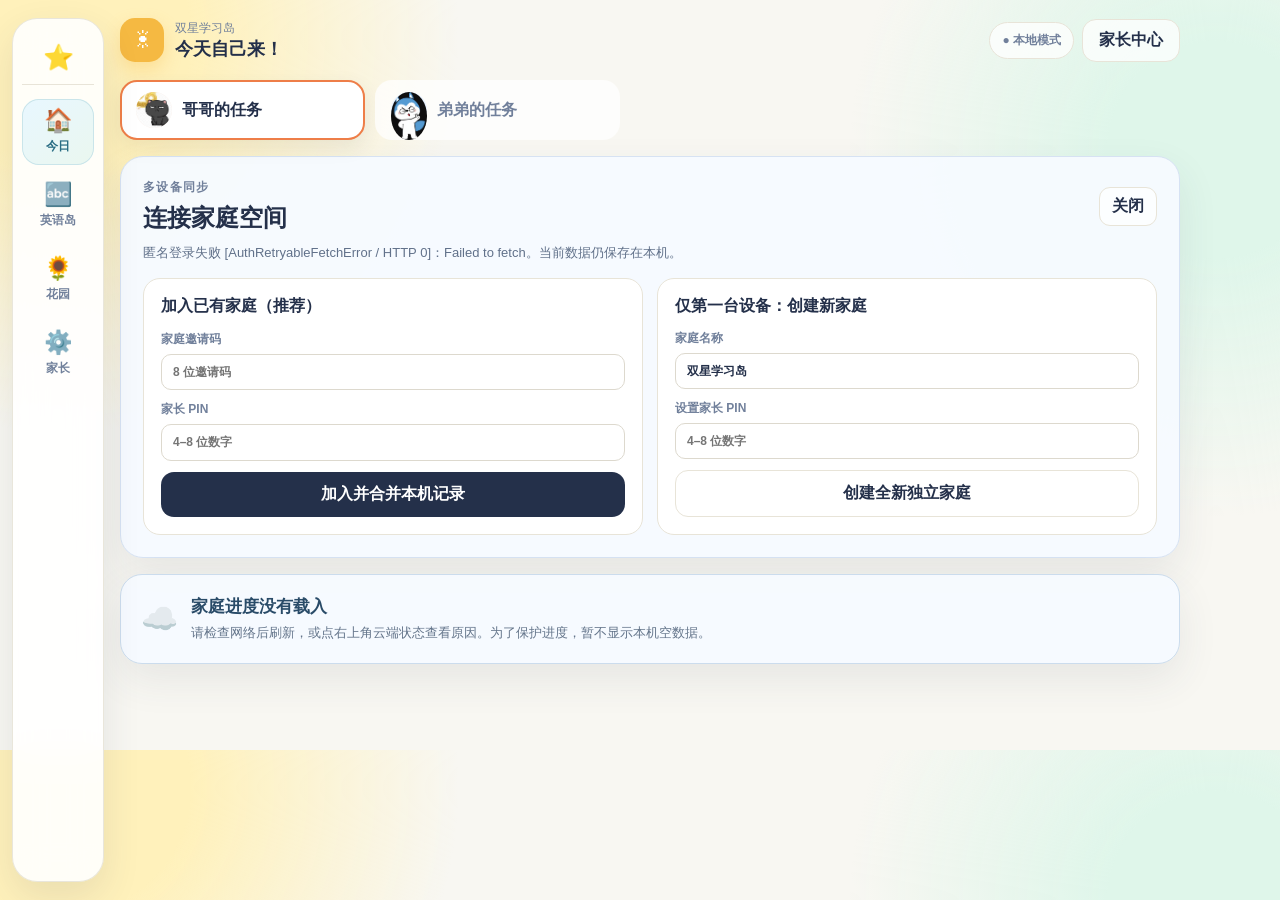
<file: index.html>
<!doctype html>
<html lang="zh-CN">
  <head>
    <meta charset="UTF-8" />
    <meta http-equiv="Cache-Control" content="no-cache, no-store, must-revalidate" />
    <meta http-equiv="Pragma" content="no-cache" />
    <meta http-equiv="Expires" content="0" />
    <meta name="viewport" content="width=device-width, initial-scale=1.0" />
    <meta name="theme-color" content="#f5b942" />
    <title>双星学习岛</title>
    <link rel="stylesheet" href="./styles.css?v=20260821-cloud-bootstrap-1" />
  </head>
  <body>
    <nav class="side-nav" aria-label="学习岛导航">
      <div class="side-nav-logo" aria-hidden="true">⭐</div>
      <button class="side-nav-item active" type="button" data-nav-target="today" aria-current="page">
        <span>🏠</span><strong>今日</strong>
      </button>
      <button class="side-nav-item" type="button" data-nav-target="english">
        <span>🔤</span><strong>英语岛</strong>
      </button>
      <button class="side-nav-item" type="button" data-nav-target="garden">
        <span>🌻</span><strong>花园</strong>
      </button>
      <button class="side-nav-item" type="button" data-nav-target="parent">
        <span>⚙️</span><strong>家长</strong>
      </button>
    </nav>
    <main class="app-shell">
      <header class="topbar">
        <button id="homeButton" class="brand" type="button" aria-label="返回今日">
          <span class="brand-mark">☀</span>
          <span><small>双星学习岛</small><strong>今天自己来！</strong></span>
        </button>
        <div class="topbar-actions">
          <button id="cloudStatus" class="cloud-status local" type="button">● 本地模式</button>
          <button id="parentEntry" class="parent-entry" type="button">家长中心</button>
        </div>
      </header>

      <nav id="kidSwitcher" class="kid-switcher" aria-label="选择孩子"></nav>

      <section id="cloudSetup" class="cloud-setup" hidden>
        <div class="cloud-setup-heading">
          <div><p class="eyebrow">多设备同步</p><h2>连接家庭空间</h2></div>
          <button id="closeCloudSetup" class="quiet-action" type="button">关闭</button>
        </div>
        <p id="cloudSetupMessage" class="cloud-setup-message">其他手机应加入已有家庭；只有第一台设备需要创建新家庭。</p>
        <div id="familyChoice" class="family-choice" hidden>
          <strong>这台设备加入过多个家庭，请明确选择主家庭</strong>
          <p>选择前请核对邀请码。系统不会再自动进入某一个旧家庭。</p>
          <div id="familyChoiceList" class="family-choice-list"></div>
        </div>
        <div id="cloudSetupForms" class="cloud-setup-grid">
          <form id="joinFamilyForm" class="cloud-form">
            <h3>加入已有家庭（推荐）</h3>
            <label>家庭邀请码<input id="familyInviteCode" required maxlength="8" autocapitalize="characters" placeholder="8 位邀请码"></label>
            <label>家长 PIN<input id="joinFamilyPin" required type="password" inputmode="numeric" pattern="[0-9]{4,8}" minlength="4" maxlength="8" placeholder="4–8 位数字"></label>
            <button class="primary-action" type="submit">加入并合并本机记录</button>
          </form>
          <form id="createFamilyForm" class="cloud-form cloud-form-create">
            <h3>仅第一台设备：创建新家庭</h3>
            <label>家庭名称<input id="familyName" required maxlength="40" value="双星学习岛"></label>
            <label>设置家长 PIN<input id="createFamilyPin" required type="password" inputmode="numeric" pattern="[0-9]{4,8}" minlength="4" maxlength="8" placeholder="4–8 位数字"></label>
            <button class="quiet-action" type="submit">创建全新独立家庭</button>
          </form>
        </div>
        <div id="cloudConnectedInfo" class="cloud-connected-info" hidden>
          <span>家庭邀请码</span><strong id="connectedInviteCode">—</strong>
          <small>所有设备必须显示同一个邀请码，才会同步同一份数据。</small>
          <div id="joinedFamilyList" class="joined-family-list"></div>
          <details id="switchFamilyDetails" class="switch-family-details">
            <summary>连接错了家庭？切换并合并</summary>
            <form id="switchFamilyForm" class="switch-family-form">
              <p>本机学习记录会与目标家庭合并，原家庭数据不会删除。</p>
              <label>目标家庭邀请码<input id="switchFamilyCode" required maxlength="8" autocapitalize="characters" placeholder="8 位邀请码"></label>
              <label>目标家庭家长 PIN<input id="switchFamilyPin" required type="password" inputmode="numeric" pattern="[0-9]{4,8}" minlength="4" maxlength="8" placeholder="4–8 位数字"></label>
              <button class="primary-action" type="submit">切换并合并学习记录</button>
            </form>
          </details>
        </div>
      </section>

      <section id="cloudProgressGate" class="cloud-progress-gate" hidden aria-live="polite">
        <span aria-hidden="true">☁️</span>
        <div>
          <strong id="cloudProgressGateTitle">正在载入家庭进度…</strong>
          <p id="cloudProgressGateMessage">请稍等，不会从第1天重新开始。</p>
        </div>
      </section>

      <section id="kidView" class="view-panel active" data-section="today">
        <section id="todaySection" class="hero-card">
          <div id="avatar" class="avatar" aria-hidden="true"></div>
          <div class="hero-copy">
            <p id="dateLabel" class="eyebrow"></p>
            <h1><span id="kidName"></span>，今天也能自己完成</h1>
            <p id="encouragement" class="encouragement"></p>
            <div class="progress-track" aria-label="今日进度"><div id="progressBar"></div></div>
            <div class="hero-stats">
              <span><b id="progressText">0/0</b> 今日任务</span>
              <span><b id="sunCount">0</b> ☀ 阳光</span>
              <span><b id="streakCount">0</b> 连续天数</span>
            </div>
          </div>
        </section>

        <section id="taskSection" class="section-heading">
          <div><p class="eyebrow">按顺序做就好</p><h2>今日任务</h2></div>
          <span id="timeEstimate" class="time-pill"></span>
        </section>
        <div id="taskList" class="task-list"></div>

        <section id="week1CourseCard" class="week1-course-card" aria-labelledby="week1CourseDay" hidden>
          <div class="section-heading week1-course-heading">
            <div><p class="eyebrow">今天学英语</p><h2 id="week1CourseDay">英语岛</h2></div>
            <span id="week1CourseStatus" class="audio-status">0/—</span>
          </div>
          <p id="week1CourseFocus" class="week1-course-focus"></p>
          <p id="week1CourseNotice" class="week1-course-notice" aria-live="polite"></p>
          <div id="week1CourseWords" class="week1-course-words"></div>
          <button id="week1CourseStart" class="primary-action week1-course-start" type="button">开始今天的英语岛</button>
          <audio id="week1CoursePlayer" preload="none" hidden></audio>
          <button id="week1CourseAudioPlay" class="primary-action week1-course-audio-play" type="button" hidden>▶ 播放本题音频</button>
          <div id="week1CourseActivity" class="week1-course-activity">
            <div class="sound-lab-progress" aria-label="课程进度"><div id="week1CourseProgressBar"></div></div>
            <p id="week1CoursePrompt" class="week1-course-prompt">等待开始</p>
            <div id="week1CourseChoices" class="week1-course-choices"></div>
            <button id="week1CourseReadDone" class="primary-action week1-read-done" type="button" hidden>我读好了</button>
            <p id="week1CourseFeedback" class="week1-course-feedback" aria-live="polite"></p>
            <div id="week1CourseLog" class="sound-lab-answer-log" aria-label="已完成单词"></div>
          </div>
        </section>

        <section id="grammarIslandCard" class="grammar-island-card" aria-labelledby="grammarIslandTitle">
          <div class="grammar-island-heading">
            <div>
              <p class="eyebrow">今天学语法</p>
              <h2 id="grammarIslandTitle">语法小岛</h2>
            </div>
            <span id="grammarIslandStatus" class="grammar-island-status">0/9 课</span>
          </div>
          <p id="grammarIslandNotice" class="grammar-island-notice" hidden></p>
          <div class="grammar-island-progress-meta" hidden><span>我学会了</span><strong id="grammarIslandProgressText">0/9 课</strong></div>
          <div class="grammar-island-progress" aria-labelledby="grammarIslandProgressText"><div id="grammarIslandProgressBar"></div></div>
          <div id="grammarIslandDashboard"></div>
          <div id="grammarIslandLesson" hidden></div>
          <p id="grammarIslandLive" class="sr-only" aria-live="polite"></p>
        </section>

        <section class="world-section" aria-labelledby="worldMapTitle">
          <div class="section-heading world-heading">
            <div><p class="eyebrow">两个人都完成，世界就亮一点</p><h2 id="worldMapTitle">双星世界地图</h2></div>
            <span id="worldProgressText" class="world-progress-text">0/195 个国家</span>
          </div>
          <div class="world-card">
            <div class="world-summary">
              <div><strong id="jointDays">0</strong><span>共同完成日</span></div>
              <p id="worldMessage"></p>
            </div>
            <div id="worldMap" class="world-map" role="img" aria-label="双人共同完成任务后逐国点亮的真实世界地图">
              <span id="worldMapLoading" class="world-map-loading">正在展开世界地图…</span>
            </div>
            <div class="world-progress"><div id="worldProgressBar"></div></div>
            <div id="worldTrail" class="world-trail"></div>
            <div id="nextCountries" class="next-countries"></div>
            <p class="map-credit">国家边界地图来自 Wikimedia Commons（Public domain）</p>
          </div>
        </section>

        <section id="gardenSection" class="garden-game" aria-labelledby="gardenGameTitle">
          <div class="section-heading game-heading">
            <div><p id="gardenGameEyebrow" class="eyebrow">兄弟合力，共守 12 波</p><h2 id="gardenGameTitle">双人联合花园防线</h2></div>
            <span id="battleStatus" class="battle-status">0/12 波</span>
          </div>
          <div class="battle-card">
            <div id="battleLane" class="battle-lane" aria-live="polite"></div>
            <div class="battle-meter"><div id="battleBar"></div></div>
            <p id="battleMessage" class="battle-message"></p>
            <div id="jointSkills" class="joint-skills" aria-label="合力技能进度"></div>
            <div id="characterInteraction" class="character-interaction" aria-live="polite"></div>
          </div>
          <div class="team-gardens">
            <div class="garden-title"><strong>两支植物小队</strong><span>同时守卫；当前角色的小队可点击收回</span></div>
            <div class="team-garden-grid">
              <section class="team-garden brother-team" aria-label="哥哥的植物小队">
                <div class="team-garden-label"><img src="./乌龙头像.png" alt=""><strong>哥哥 · 乌龙</strong></div>
                <div id="brotherGardenSlots" class="garden-slots"></div>
              </section>
              <section class="team-garden younger-team" aria-label="弟弟的植物小队">
                <div class="team-garden-label"><img src="./哈小浪.png" alt=""><strong>弟弟 · 哈小浪</strong></div>
                <div id="youngerGardenSlots" class="garden-slots"></div>
              </section>
            </div>
          </div>
        </section>

        <section id="rewardsSection" class="rewards-section">
          <div class="section-heading reward-heading">
            <div><p class="eyebrow">阳光只累积，永远不扣除</p><h2>阳光植物商店</h2></div>
            <span class="sun-balance"><b id="rewardBalance">0</b> ☀ 累计</span>
          </div>
          <div id="rewardList" class="reward-list"></div>
        </section>

        <section id="finishCard" class="finish-card" hidden>
          <div class="celebration">🎉</div>
          <h2>今日任务全部完成！</h2>
          <p>你让学习岛充满了能量，也给兄弟的花园加了一束阳光。</p>
        </section>
      </section>

      <section id="parentView" class="view-panel">
        <div class="parent-header">
          <div><p class="eyebrow">只处理需要帮助的事</p><h1>家长总览</h1></div>
          <div class="date-nav">
            <button id="prevDay" type="button" aria-label="前一天">‹</button>
            <input id="datePicker" type="date" />
            <button id="nextDay" type="button" aria-label="后一天">›</button>
          </div>
        </div>

        <div id="familyOverview" class="family-overview"></div>

        <nav class="parent-section-nav" aria-label="家长中心功能">
          <button type="button" data-parent-section="course"><span>📚</span><strong>长期课程</strong><small>每天默认安排</small></button>
          <button type="button" data-parent-section="temporary"><span>➕</span><strong>临时任务</strong><small>一次或短周期</small></button>
          <button class="active" type="button" data-parent-section="today" aria-current="page"><span>✏️</span><strong>今日调整</strong><small>处理当天变化</small></button>
          <button type="button" data-parent-section="published"><span>🗓️</span><strong>已发布计划</strong><small>查看与取消</small></button>
        </nav>

        <div class="parent-pane" data-parent-pane="course" hidden>
          <section class="panel plan-tool-panel parent-workspace-panel">
            <div class="panel-title">
              <div><p class="eyebrow">草稿 → 预览 → 发布</p><h2>长期课程</h2></div>
              <select id="overallKid" aria-label="总体任务适用孩子"></select>
            </div>
            <p class="plan-help">先编辑草稿并预览，再选择生效日期发布。当前顺延中的学习日会补齐新版模块，同名任务的完成状态会保留。</p>
            <div id="courseReleaseStatus" class="course-release-status"></div>
            <div class="range-grid">
              <label>课程名称<input id="courseDraftTitle" maxlength="50" value="长期课程"></label>
              <label>生效日期<input id="courseEffectiveDate" type="date"></label>
              <label>阶段预计结束（可选）<input id="courseStageEndDate" type="date"></label>
            </div>
            <label>本阶段目标<textarea id="courseDraftGoal" rows="2" maxlength="200" placeholder="例如：完成基础自然拼读，能够独立拼读 CVC 单词并在句中拼写核心心词"></textarea></label>
            <form id="overallTaskEditor" class="overall-task-editor"></form>
            <div class="course-release-actions">
              <button id="saveCourseDraft" class="quiet-action" type="button">保存草稿</button>
              <button id="previewCoursePlan" class="quiet-action" type="button">预览版本</button>
              <button id="saveOverallPlan" class="primary-action" type="button">发布新版本</button>
              <button id="resetOverallPlan" class="quiet-action" type="button">放弃草稿修改</button>
            </div>
            <div id="coursePlanPreview" class="course-plan-preview" hidden></div>
            <div><p class="eyebrow">版本记录</p><div id="courseReleaseList" class="plan-period-list"></div></div>
          </section>
          <section class="panel plan-tool-panel parent-workspace-panel grammar-parent-panel">
            <div class="panel-title"><div><p class="eyebrow">独立模块 · 每周频率</p><h2>语法小岛排课</h2></div></div>
            <p class="plan-help">在这里自由选择每周学习日。语法小岛不加入当前26日任务，不影响连续天数或地图。</p>
            <div id="grammarIslandParentSchedule"></div>
          </section>
        </div>

        <div class="parent-pane" data-parent-pane="temporary" hidden>
          <section class="panel plan-tool-panel family-task-panel parent-workspace-panel">
            <div class="panel-title"><div><p class="eyebrow">灵活发布</p><h2>临时任务</h2></div></div>
            <p class="plan-help">按指定日期发布；完成可获得阳光，但不顺延，也不影响长期学习日、连续天数和地图。</p>
            <form id="familyTaskForm" class="family-task-form" novalidate>
              <div class="range-grid">
                <label>任务名称<input id="familyTaskTitle" required maxlength="40" placeholder="例如：练习学校舞蹈"></label>
                <label>适用孩子<select id="familyTaskKid"><option value="brother">哥哥</option><option value="younger">弟弟</option><option value="both">哥哥和弟弟</option></select></label>
              </div>
              <label>今天做什么<textarea id="familyTaskDetail" required rows="2" maxlength="160" placeholder="例如：跟着视频练习前半段 20 分钟"></textarea></label>
              <label>孩子看到的步骤<textarea id="familyTaskInstruction" required rows="2" maxlength="200" placeholder="例如：先热身；播放视频；练习 3 遍；最后完整跳 1 遍"></textarea></label>
              <div class="family-task-meta-grid">
                <label>排期方式<select id="familyTaskRecurrence"><option value="once">一次性</option><option value="daily">连续每天</option><option value="alternate">隔一天</option><option value="custom">自选日期</option></select></label>
                <label>预计分钟<input id="familyTaskMinutes" type="number" min="1" max="180" value="10"></label>
                <label data-family-date="start">开始日期<input id="familyTaskStart" type="date"></label>
                <label data-family-date="end">结束日期<input id="familyTaskEnd" type="date"></label>
              </div>
              <label id="familyTaskCustomRow" hidden>自选日期<textarea id="familyTaskCustomDates" rows="2" placeholder="每行或逗号分隔，例如：2026-08-10, 2026-08-13"></textarea></label>
              <div id="familyTaskPreview" class="range-preview" aria-live="polite"></div>
              <div class="plan-actions">
                <button id="publishFamilyTask" class="primary-action" type="submit">发布临时任务</button>
                <button id="cancelFamilyTaskEdit" class="quiet-action" type="button" hidden>放弃修改</button>
              </div>
            </form>
          </section>
        </div>

        <div class="parent-pane parent-layout" data-parent-pane="today">
          <section class="panel">
            <div class="panel-title"><div><p class="eyebrow">单日微调</p><h2 id="editorTitle">当天任务</h2></div><select id="editorKid"></select></div>
            <form id="taskEditor" class="task-editor"></form>
          </section>
          <aside class="panel notes-panel">
            <p class="eyebrow">学习记录</p><h2>只记关键问题</h2>
            <label>错词 / 错题<textarea id="mistakeBox" rows="5" placeholder="例如：greater / 7×8"></textarea></label>
            <label>明天需要注意<textarea id="parentNote" rows="4" placeholder="留空也可以"></textarea></label>
            <button id="saveParent" class="primary-action" type="button">保存计划</button>
            <button id="resetDay" class="quiet-action" type="button">恢复当天默认任务</button>
          </aside>
        </div>

        <div class="parent-pane published-layout" data-parent-pane="published" hidden>
          <section class="panel plan-tool-panel">
            <div class="panel-title"><div><p class="eyebrow">已经生效</p><h2>临时任务安排</h2></div></div>
            <p class="plan-help">这里只管理发布安排。临时任务到期后自然退出，不作为长期课程追踪。</p>
            <div id="familyTaskScheduleList" class="plan-period-list"></div>
          </section>

          <section class="panel plan-tool-panel">
            <div class="panel-title"><div><p class="eyebrow">特殊时期</p><h2>日期区间计划</h2></div></div>
            <p class="plan-help">一次安排一段日期；区间结束后自动回到总体任务，不影响以前的完成记录。</p>
            <div class="range-grid">
              <label>适用孩子<select id="rangeKid"><option value="brother">哥哥</option><option value="younger">弟弟</option><option value="both">哥哥和弟弟</option></select></label>
              <label>计划模板<select id="rangePreset"></select></label>
              <label>开始日期<input id="rangeStart" type="date"></label>
              <label>结束日期<input id="rangeEnd" type="date"></label>
            </div>
            <div id="rangePreview" class="range-preview"></div>
            <button id="applyRangePlan" class="primary-action" type="button">应用到日期区间</button>
            <div id="planPeriodList" class="plan-period-list"></div>
          </section>
        </div>

      </section>
    </main>
    <div id="toast" class="toast" role="status" aria-live="polite"></div>
    <script src="./audio-store.js?v=20260810-audio-rollback-1"></script>
    <script src="./supabase-config.js?v=20260803-english-1"></script>
    <script src="./vendor/supabase-js-2.112.3.js?v=20260821-cloud-bootstrap-1"></script>
    <script src="./family-sync-core.js?v=20260821-wechat-cloud-lock-1"></script>
    <script src="./cloud-store.js?v=20260821-wechat-cloud-lock-1"></script>
    <script src="./state-migration-core.js?v=20260818-family-task-sync-1"></script>
    <script src="./reward-progress.js?v=20260814-grammar-reward-10"></script>
    <script src="./curriculum/course-plan-catalog.js?v=20260810-excel-runtime-1"></script>
    <script src="./course-plan-runtime.js?v=20260810-excel-runtime-1"></script>
    <script src="./curriculum/summer-plan-content.js?v=20260807-1"></script>
    <script src="./curriculum/learning-module-catalog.js?v=20260807-2"></script>
    <script src="./learning-modules.js?v=20260819-grammar-paper-copy-1"></script>
    <script src="./task-overrides.js?v=20260810-day-overrides-1"></script>
    <script src="./family-task-schedules.js?v=20260814-grammar-paper-1"></script>
    <script src="./course-releases.js?v=20260807-3"></script>
    <script src="./learning-plan-presets.js?v=20260807-1"></script>
    <script src="./legacy-learning-plan.js?v=20260807-1"></script>
    <script src="./summer-plan-progress.js?v=20260810-plan-policy-1"></script>
    <script src="./grammar-island-core.js?v=20260814-grammar-paper-1"></script>
    <script src="./curriculum/grammar-island-course.js?v=20260817-child-focus-1"></script>
    <script src="./grammar-paper-practice.js?v=20260819-grammar-paper-copy-1"></script>
    <script src="./app.js?v=20260821-family-rejoin-gate-1"></script>
    <script src="./week1-course-core.js?v=20260819-stage-review-1"></script>
    <script src="./curriculum/english-word-meanings.js?v=20260817-word-meanings-1"></script>
    <script src="./curriculum/phonics-audio-sources.js?v=20260819-phonics-audit-2"></script>
    <script src="./curriculum/phonics-audio-timings.js?v=20260819-phonics-audit-2"></script>
    <script src="./curriculum/phonics-lesson-content.js?v=20260819-phonics-audit-2"></script>
    <script src="./week1-course-ui.js?v=20260820-review-feedback-1"></script>
    <script src="./grammar-island-ui.js?v=20260819-day12-review-1"></script>
  </body>
</html>
</file>
<file: styles.css>
:root {
  --ink: #24304a;
  --muted: #71809b;
  --paper: #fffdf7;
  --line: #e8e4d8;
  --sun: #f5b942;
  --sun-soft: #fff2c7;
  --green: #48a978;
  --green-soft: #e6f6ec;
  --blue: #4f83d1;
  --blue-soft: #eaf2ff;
  --rose: #df746e;
  --rose-soft: #ffedeb;
  --shadow: 0 16px 40px rgba(52, 61, 86, 0.09);
}

* { box-sizing: border-box; }
[hidden] { display: none !important; }
body {
  margin: 0;
  overflow-x: hidden;
  color: var(--ink);
  background:
    radial-gradient(circle at 5% 5%, #fff1bb 0 9%, transparent 28%),
    radial-gradient(circle at 95% 20%, #dff6ea 0 8%, transparent 27%),
    #f8f7f2;
  font-family: ui-rounded, "SF Pro Rounded", "PingFang SC", "Microsoft YaHei", sans-serif;
}
button, input, textarea, select { font: inherit; }
button { cursor: pointer; }
.app-shell { width: min(1120px, calc(100% - 220px)); margin-right: auto; margin-left: max(120px, calc((100% - 1120px) / 2)); padding: 18px 0 70px; }
.side-nav { position: fixed; top: 18px; bottom: 18px; left: max(12px, calc((100% - 1320px) / 2)); z-index: 20; display: flex; width: 92px; flex-direction: column; gap: 8px; padding: 12px 9px; border: 1px solid rgba(232,228,216,.92); border-radius: 25px; background: rgba(255,255,255,.9); box-shadow: 0 15px 38px rgba(52,61,86,.11); backdrop-filter: blur(16px); }
.side-nav-logo { display: grid; min-height: 54px; margin-bottom: 6px; place-items: center; border-bottom: 1px solid var(--line); font-size: 25px; }
.side-nav-item { display: grid; min-height: 66px; place-items: center; gap: 3px; padding: 8px 4px; border: 0; border-radius: 17px; background: transparent; color: var(--muted); }
.side-nav-item span { font-size: 23px; line-height: 1; }
.side-nav-item strong { font-size: 12px; }
.side-nav-item:hover { background: #f5f7fa; color: var(--ink); }
.side-nav-item.active { background: linear-gradient(145deg, #e8f7ff, #eaf7ef); color: #276b82; box-shadow: inset 0 0 0 1px #cae5ea; }
.topbar { display: flex; align-items: center; justify-content: space-between; margin-bottom: 18px; }
.topbar-actions { display: flex; align-items: center; gap: 8px; }
.brand { display: flex; align-items: center; gap: 11px; padding: 0; border: 0; color: var(--ink); background: transparent; text-align: left; }
.brand-mark { display: grid; width: 44px; height: 44px; place-items: center; border-radius: 15px; background: var(--sun); color: white; font-size: 24px; box-shadow: 0 8px 18px rgba(245, 185, 66, .32); }
.brand small, .brand strong { display: block; }
.brand small { color: var(--muted); font-size: 12px; }
.brand strong { font-size: 18px; }
.parent-entry, .quiet-action { border: 1px solid var(--line); background: rgba(255,255,255,.76); color: var(--ink); }
.parent-entry { padding: 10px 16px; border-radius: 14px; font-weight: 700; }
.cloud-status { padding: 9px 12px; border: 1px solid var(--line); border-radius: 999px; background: rgba(255,255,255,.76); color: var(--muted); font-size: 12px; font-weight: 800; }
.cloud-status.synced { border-color: #b9dfca; background: var(--green-soft); color: #27724f; }
.cloud-status.syncing { background: var(--blue-soft); color: #356aa8; }
.cloud-status.offline, .cloud-status.conflict { background: var(--sun-soft); color: #8b641e; }
.cloud-setup { margin-bottom: 16px; padding: 22px; border: 1px solid #d6e2f3; border-radius: 23px; background: rgba(246,250,255,.97); box-shadow: var(--shadow); }
.cloud-progress-gate { display: flex; align-items: center; gap: 13px; margin-bottom: 16px; padding: 20px; border: 1px solid #cbdced; border-radius: 22px; background: rgba(246,250,255,.97); box-shadow: var(--shadow); }
.cloud-progress-gate[hidden] { display: none; }
.cloud-progress-gate > span { font-size: 30px; }
.cloud-progress-gate strong { color: #294b68; font-size: 17px; }
.cloud-progress-gate p { margin: 5px 0 0; color: #64758b; font-size: 13px; line-height: 1.5; }
.cloud-progress-unverified #kidView { display: none !important; }
.cloud-setup-heading { display: flex; align-items: center; justify-content: space-between; gap: 16px; }
.cloud-setup-heading .quiet-action { padding: 8px 12px; border-radius: 11px; }
.cloud-setup-message { margin: 10px 0 16px; color: #61718a; font-size: 13px; }
.cloud-setup-grid { display: grid; grid-template-columns: repeat(2, 1fr); gap: 14px; }
.cloud-form { display: grid; gap: 11px; padding: 17px; border: 1px solid var(--line); border-radius: 17px; background: white; }
.cloud-form h3 { margin-bottom: 2px; font-size: 16px; }
.cloud-connected-info { padding: 18px; border-radius: 16px; background: white; text-align: center; }
.cloud-connected-info span, .cloud-connected-info small { display: block; color: var(--muted); }
.cloud-connected-info strong { display: block; margin: 5px 0; color: var(--blue); font-size: 28px; letter-spacing: .16em; }
.cloud-connected-info small { font-size: 12px; }
.family-choice { margin-bottom: 14px; padding: 16px; border: 1px solid #f0cd7a; border-radius: 16px; background: #fffaf0; }
.family-choice > p { margin: 6px 0 12px; color: var(--muted); font-size: 12px; }
.family-choice-list { display: grid; gap: 9px; }
.family-choice-list button { display: flex; align-items: center; justify-content: space-between; gap: 12px; width: 100%; padding: 12px 14px; border: 1px solid #d5e2f3; border-radius: 13px; background: white; color: var(--ink); text-align: left; }
.family-choice-list button span, .family-choice-list button small { display: block; }
.family-choice-list button small { margin-top: 3px; color: var(--muted); }
.family-choice-list button b { color: var(--blue); letter-spacing: .1em; }
.joined-family-list p { margin: 12px 0 0; padding: 9px 11px; border-radius: 10px; background: var(--sun-soft); color: #7d622a; font-size: 12px; }
.switch-family-details { margin-top: 14px; text-align: left; }
.switch-family-details summary { cursor: pointer; color: var(--blue); font-weight: 800; text-align: center; }
.switch-family-form { display: grid; gap: 10px; margin-top: 12px; padding: 14px; border-radius: 14px; background: var(--blue-soft); }
.switch-family-form p { margin: 0; color: var(--muted); font-size: 13px; }
.switch-family-form label { display: grid; gap: 5px; color: var(--ink); font-size: 13px; font-weight: 700; }
.kid-switcher { display: grid; grid-template-columns: repeat(2, 1fr); gap: 10px; max-width: 500px; margin-bottom: 16px; }
.kid-tab { display: flex; align-items: center; gap: 10px; padding: 10px 14px; border: 2px solid transparent; border-radius: 17px; background: rgba(255,255,255,.75); color: var(--muted); font-weight: 800; text-align: left; }
.kid-tab.active { border-color: var(--kid-color); background: white; color: var(--ink); box-shadow: 0 7px 20px rgba(54,68,93,.09); }
.kid-mini { display: grid; width: 36px; height: 36px; place-items: center; border-radius: 50%; background: var(--kid-soft); font-size: 20px; }
.view-panel { display: none; }
.view-panel.active { display: block; }
#kidView[data-section="today"] > :not(#todaySection):not(#taskSection):not(#taskList):not(#finishCard),
#kidView[data-section="english"] > :not(#week1CourseCard):not(#grammarIslandCard),
#kidView[data-section="garden"] > :not(.world-section):not(#gardenSection):not(#rewardsSection) { display: none; }
.sr-only { position: absolute; width: 1px; height: 1px; padding: 0; overflow: hidden; clip: rect(0, 0, 0, 0); white-space: nowrap; border: 0; }
.hero-card { display: grid; grid-template-columns: 190px 1fr; align-items: center; min-height: 260px; padding: 30px 38px; overflow: hidden; border: 1px solid rgba(255,255,255,.6); border-radius: 30px; background: linear-gradient(125deg, var(--kid-soft), white 70%); box-shadow: var(--shadow); }
.avatar { position: relative; display: grid; width: 150px; height: 150px; place-items: center; border-radius: 50%; background: white; font-size: 76px; box-shadow: 0 15px 30px rgba(71,87,117,.12); }
.avatar img { width: 100%; height: 100%; border-radius: inherit; object-fit: cover; }
.kid-mini img { width: 100%; height: 100%; border-radius: inherit; object-fit: cover; }
.avatar img[data-kid="younger"], .kid-mini img[data-kid="younger"] { object-position: center 18%; }
.avatar::after { content: ""; position: absolute; right: 5px; bottom: 8px; width: 28px; height: 28px; border: 5px solid white; border-radius: 50%; background: var(--green); }
.eyebrow { margin: 0 0 6px; color: var(--muted); font-size: 12px; font-weight: 800; letter-spacing: .11em; text-transform: uppercase; }
h1, h2, h3, p { margin-top: 0; }
h1 { margin-bottom: 10px; font-size: clamp(27px, 4vw, 42px); line-height: 1.15; }
h2 { margin-bottom: 0; font-size: 24px; }
.encouragement { margin-bottom: 22px; color: #526079; }
.progress-track { height: 12px; overflow: hidden; border-radius: 999px; background: rgba(255,255,255,.9); }
.progress-track > div { width: 0; height: 100%; border-radius: inherit; background: linear-gradient(90deg, var(--kid-color), var(--sun)); transition: width .35s ease; }
.hero-stats { display: flex; flex-wrap: wrap; gap: 10px 24px; margin-top: 14px; color: var(--muted); font-size: 13px; }
.hero-stats b { margin-right: 4px; color: var(--ink); font-size: 18px; }
.section-heading { display: flex; align-items: end; justify-content: space-between; margin: 34px 4px 14px; }
.time-pill { padding: 7px 11px; border-radius: 999px; background: #ebe9e1; color: #647087; font-size: 12px; font-weight: 700; }
.task-list { display: grid; gap: 13px; }
.task-card { display: grid; grid-template-columns: 58px 1fr auto; gap: 16px; align-items: start; padding: 20px; border: 1px solid var(--line); border-radius: 22px; background: rgba(255,255,255,.94); box-shadow: 0 8px 24px rgba(60,72,96,.055); transition: transform .2s, opacity .2s; }
.task-card.done { opacity: .68; background: #f3f7f3; }
.task-card:not(.done):hover { transform: translateY(-2px); }
.task-icon { display: grid; width: 52px; height: 52px; place-items: center; border-radius: 16px; background: var(--task-soft); color: var(--task-color); font-size: 23px; font-weight: 900; }
.task-order { display: block; margin-bottom: 4px; color: var(--muted); font-size: 11px; font-weight: 800; }
.task-title { margin-bottom: 4px; font-size: 19px; }
.task-detail { margin-bottom: 10px; color: #56637a; font-size: 14px; line-height: 1.55; white-space: pre-line; }
.how-to { margin: 0; padding: 10px 12px; border-radius: 13px; background: var(--task-soft); color: #455169; font-size: 13px; line-height: 1.6; }
.word-row { display: flex; flex-wrap: wrap; gap: 6px; margin-top: 9px; }
.word-chip { padding: 4px 8px; border-radius: 8px; background: #f1f0eb; color: #657086; font-size: 11px; }
.complete-button { min-width: 94px; padding: 11px 14px; border: 0; border-radius: 14px; background: var(--task-color); color: white; font-weight: 900; box-shadow: 0 7px 14px color-mix(in srgb, var(--task-color) 28%, transparent); }
.task-card.done .complete-button { background: var(--green); }
.week1-course-card { margin-top: 16px; padding: 22px; border: 1px solid #bedbc9; border-radius: 24px; background: linear-gradient(145deg, #f1fff7, #fff7d8); box-shadow: var(--shadow); }
.week1-course-heading { margin-top: 0; }
.week1-course-focus { margin: -3px 0 13px; color: #455d58; font-size: 14px; font-weight: 800; line-height: 1.55; }
.week1-course-notice { margin: 0 0 14px; padding: 10px 13px; border-radius: 12px; background: rgba(255,255,255,.72); color: #526079; font-size: 13px; font-weight: 800; line-height: 1.5; }
.week1-course-notice.good { background: #e5f8ec; color: #277856; }
.week1-course-words { display: grid; gap: 10px; margin-bottom: 16px; }
.english-module-grid { display: grid; grid-template-columns: repeat(2, minmax(0, 1fr)); gap: 13px; }
.english-module-card { display: grid; align-content: start; gap: 12px; min-width: 0; padding: 15px; border: 1px solid #cfe0ed; border-radius: 18px; background: rgba(255,255,255,.76); }
.english-module-card.complete { border-color: #91d0ad; box-shadow: inset 0 0 0 1px rgba(74,168,121,.12); }
.english-module-card header { display: grid; grid-template-columns: 38px minmax(0, 1fr) auto; align-items: center; gap: 9px; }
.english-module-icon { display: grid; place-items: center; width: 38px; height: 38px; border-radius: 12px; background: #e8f3ff; color: #315b88; font-size: 15px; font-weight: 1000; }
.english-module-card h3 { margin: 0; color: #25334f; font-size: 17px; }
.english-module-card header p { margin: 3px 0 0; color: #748097; font-size: 11px; line-height: 1.35; }
.english-module-state { padding: 5px 8px; border-radius: 99px; background: #edf1f5; color: #657188; font-size: 10px; font-weight: 900; white-space: nowrap; }
.english-module-card.complete .english-module-state { background: #def4e7; color: #277856; }
.english-module-content { display: flex; flex-wrap: wrap; align-content: flex-start; gap: 7px; min-height: 74px; }
.stage-review-summary { width: 100%; margin: 0; padding: 12px; border-radius: 12px; background: #eef7ff; color: #315b88; font-size: 13px; font-weight: 900; line-height: 1.5; }
.stage-review-result { width: 100%; box-sizing: border-box; margin: 3px 0 0; padding: 11px 12px; border: 1px solid #edc98f; border-radius: 12px; background: #fff8e8; color: #865923; font-size: 12px; font-weight: 900; line-height: 1.6; }
.stage-review-meaning { display: inline-block; padding: 8px 13px; border: 2px solid #f1c457; border-radius: 12px; background: #fff2a8; color: #6f4c00; font-size: 16px; font-weight: 1000; }
.spelling-answer-button { border: 1px solid #d8c7a2; border-radius: 11px; background: #fffaf0; color: #84662c; font-weight: 900; }
.spelling-answer-button.revealed { border-color: #e1b45e; background: #fff0bf; color: #6e4900; }
.module-reviewLessons .english-module-icon { background: #e2f5e9; color: #2d7055; }
.phonics-preview-mode #grammarIslandCard { display: none !important; }
.phonics-mini-lesson { flex: 1 0 100%; min-width: 0; padding: 10px; border: 1px solid #cbdff0; border-radius: 15px; background: linear-gradient(145deg, #edf8ff, #fff9df); }
.phonics-mini-screen { position: relative; min-height: 260px; overflow: hidden; border-radius: 12px; background: rgba(255,255,255,.82); box-shadow: inset 0 0 0 1px rgba(49,95,136,.08); }
.phonics-mini-scene { position: absolute; inset: 0; display: grid; align-content: center; justify-items: center; gap: 8px; padding: 16px; opacity: 0; transform: translateX(18px) scale(.98); transition: opacity .35s ease, transform .35s ease; pointer-events: none; text-align: center; }
.phonics-mini-scene.active { opacity: 1; transform: translateX(0) scale(1); }
.phonics-scene-kicker { color: #64819d; font-size: 10px; font-weight: 900; letter-spacing: .08em; }
.phonics-sound-mark { display: grid; min-width: 76px; min-height: 60px; padding: 7px 16px; place-items: center; border-radius: 18px; background: #315f88; color: #fff; font-size: clamp(30px, 6vw, 44px); line-height: 1; box-shadow: 0 8px 18px rgba(49,95,136,.2); }
.phonics-pronunciation { padding: 4px 10px; border-radius: 99px; background: #e7f1fa; color: #244d70; font-size: 13px; font-weight: 1000; line-height: 1.35; }
.phonics-mini-scene p { margin: 0; color: #294b68; font-size: 15px; font-weight: 1000; line-height: 1.35; }
.phonics-mini-scene small { color: #718094; font-size: 11px; font-weight: 800; line-height: 1.45; }
.phonics-scene-words { display: flex; flex-wrap: wrap; justify-content: center; gap: 7px; }
.phonics-scene-words span { display: grid; gap: 2px; min-width: 58px; padding: 7px 10px; border-radius: 10px; background: #e3f2ff; color: #294f71; font-weight: 1000; }
.phonics-scene-words b { font-size: 18px; }
.phonics-scene-words small { color: #6c7d8d; font-size: 9px; }
.phonics-scene-words.extra span { background: #fff0c7; color: #805d19; }
.phonics-mini-progress { height: 5px; margin: 9px 2px 8px; overflow: hidden; border-radius: 99px; background: #d8e2e9; }
.phonics-mini-progress > div { width: 0; height: 100%; border-radius: inherit; background: linear-gradient(90deg, #3e86bc, #e4a94a); transition: width .12s linear; }
.phonics-mini-controls { display: flex; align-items: center; gap: 10px; }
.phonics-lesson-audio { flex: 1 1 auto; min-height: 42px; padding: 9px 13px; border: 0; border-radius: 12px; background: #315f88; color: white; font-size: 13px; font-weight: 900; }
.phonics-scene-controls { display: grid; grid-template-columns: repeat(auto-fit, minmax(84px, 1fr)); gap: 7px; margin-top: 8px; }
.phonics-scene-controls button { min-height: 36px; padding: 7px 8px; border: 1px solid #b9d3e7; border-radius: 10px; background: rgba(255,255,255,.78); color: #315f88; font-size: 11px; font-weight: 900; }
.phonics-scene-controls button.active { border-color: #3e86bc; background: #dcefff; box-shadow: inset 0 0 0 1px #3e86bc; }
.phonics-audit-panel { display: grid; gap: 14px; }
.phonics-audit-panel > h3 { margin: 8px 0 0; color: #233b5d; font-size: 18px; }
.phonics-audit-grid { display: grid; grid-template-columns: repeat(auto-fit, minmax(210px, 1fr)); gap: 9px; }
.phonics-audit-source { display: grid; gap: 7px; padding: 11px; border: 1px solid #d8c9a5; border-radius: 13px; background: #fffdf5; }
.phonics-audit-source header { display: grid; grid-template-columns: 1fr auto; gap: 2px 8px; align-items: baseline; }
.phonics-audit-source header strong { color: #27496a; font-size: 17px; }
.phonics-audit-source header span { color: #27496a; font-weight: 900; }
.phonics-audit-source header em { grid-column: 1 / -1; color: #a05c21; font-size: 11px; font-style: normal; font-weight: 900; }
.phonics-audit-source.approved header em { color: #23805f; }
.phonics-audit-source button { min-height: 36px; border: 0; border-radius: 10px; background: #315f88; color: #fff; font-weight: 900; }
.phonics-audit-source p, .phonics-audit-source small { margin: 0; color: #617086; line-height: 1.4; }
.phonics-audit-source p { font-size: 12px; font-weight: 800; }
.phonics-audit-source small { font-size: 11px; }
.phonics-audit-lessons { display: grid; gap: 10px; }
.phonics-audit-lesson { padding: 8px; border: 1px solid #cadced; border-radius: 14px; background: rgba(255,255,255,.72); }
.phonics-audit-lesson > summary { cursor: pointer; color: #294b68; font-weight: 1000; }
.phonics-audit-lesson > summary span { margin-left: 6px; color: #718094; font-size: 12px; }
.phonics-audit-lesson[open] > summary { margin-bottom: 8px; }
.phonics-history { width: 100%; box-sizing: border-box; padding: 13px; border: 1px solid #b9d9c7; border-radius: 16px; background: rgba(255,255,255,.68); }
.phonics-history summary { cursor: pointer; color: #2d7055; font-size: 14px; font-weight: 1000; }
.phonics-history summary span { margin-left: 5px; color: #78867f; font-size: 11px; }
.phonics-history-days { display: grid; grid-template-columns: repeat(auto-fit, minmax(96px, 1fr)); gap: 7px; margin-top: 12px; }
.phonics-history-days button { display: grid; gap: 2px; min-width: 0; min-height: 48px; padding: 8px; border: 1px solid #c8ddd1; border-radius: 11px; background: #f7fffa; color: #326d58; text-align: left; }
.phonics-history-days button.active { border-color: #367b5d; background: #e1f5e9; box-shadow: inset 0 0 0 1px #367b5d; }
.phonics-history-days b { font-size: 11px; }
.phonics-history-days span { overflow: hidden; font-size: 13px; font-weight: 1000; text-overflow: ellipsis; white-space: nowrap; }
.phonics-history-preview:not(:empty) { margin-top: 11px; }
.english-module-action { min-height: 42px; margin-top: auto; border: 0; border-radius: 12px; background: #243451; color: white; font-weight: 900; cursor: pointer; }
.english-module-card.complete .english-module-action { background: #367b5d; }
.module-coreWords .english-module-icon, .module-extraWords .english-module-icon { background: #ffe8f0; color: #984764; }
.module-raz .english-module-icon { background: #eee5fa; color: #694b91; }
.module-raz-books { display: grid; width: 100%; gap: 4px; padding: 9px 11px; border-radius: 11px; background: #f2eaff; color: #694b91; font-weight: 900; }
.module-raz-books > span { padding-bottom: 4px; border-bottom: 1px dashed rgba(105,75,145,.18); }
.module-raz-books small { color: #7d6a98; font-size: 10px; }
.week1-overview-group { display: grid; grid-template-columns: 104px 1fr; align-items: start; gap: 8px; }
.week1-overview-group > b { padding-top: 7px; color: #526079; font-size: 12px; }
.week1-overview-group > div { display: flex; flex-wrap: wrap; gap: 7px; }
.week1-overview-group.raz > div { display: grid; gap: 2px; padding: 8px 11px; border-radius: 11px; background: #f2eaff; color: #694b91; font-weight: 900; }
.week1-overview-group.raz > div > span { padding: 3px 0; border-bottom: 1px dashed rgba(105,75,145,.18); }
.week1-overview-group.raz .raz-choice-rule { padding: 8px 10px; border: 1px solid #cbb9df; border-radius: 9px; background: #fff; color: #694b91; }
.week1-overview-group.raz small { color: #7d6a98; font-size: 10px; }
.week1-word-chip { display: inline-flex; align-items: center; gap: 6px; padding: 7px 10px; border-radius: 11px; background: #e7f5ff; color: #315b88; font-weight: 900; }
.week1-chip-copy { display: grid; gap: 1px; min-width: 0; text-align: left; }
.week1-chip-copy b { min-width: 0; font-size: 14px; }
.week1-chip-copy small { color: #6d7890; font-size: 9px; font-weight: 800; line-height: 1.25; }
.week1-word-chip.read { background: #fff0d7; color: #93601d; }
.week1-word-chip.heart { background: #ffe9f1; color: #9b4966; }
.week1-word-chip.audio-word-chip { border: 0; font: inherit; cursor: pointer; }
.week1-word-chip.audio-word-chip:focus-visible, .heart-audio-button:focus-visible { outline: 3px solid rgba(75,143,213,.35); outline-offset: 2px; }
.audio-play-icon { display: inline-grid; place-items: center; flex: 0 0 auto; width: 24px; height: 24px; border-radius: 50%; background: #fff; color: transparent; font-size: 0; box-shadow: 0 1px 4px rgba(37,51,79,.16); }
.audio-play-icon::before { content: ""; width: 0; height: 0; margin-left: 2px; border-top: 5px solid transparent; border-bottom: 5px solid transparent; border-left: 8px solid #315b88; }
.week1-word-chip.heart .audio-play-icon::before, .heart-audio-button .audio-play-icon::before { border-left-color: #984764; }
.week1-word-chip > small { padding: 2px 5px; border-radius: 99px; background: rgba(255,255,255,.8); font-size: 9px; }
.heart-word-bank { padding: 11px 13px; border: 1px solid #efbdd0; border-radius: 13px; background: rgba(255,255,255,.7); }
.heart-word-bank summary { cursor: pointer; color: #8e3e60; font-weight: 900; }
.heart-word-bank p { margin: 9px 0; color: #6e5b65; font-size: 12px; line-height: 1.55; }
.heart-word-bank-chips { display: flex; flex-wrap: wrap; gap: 7px; }
.heart-word-bank-pages { display: grid; grid-template-columns: auto 1fr auto; align-items: center; gap: 10px; margin-top: 12px; }
.heart-word-bank-pages button { min-height: 38px; padding: 8px 14px; border: 1px solid #efbdd0; border-radius: 11px; background: #fff5f8; color: #8e3e60; font-weight: 900; }
.heart-word-bank-pages button:disabled { opacity: .42; }
.heart-word-bank-pages span { color: #6e5b65; font-size: 12px; font-weight: 800; text-align: center; }
.all-heart-word mark, .heart-word-mark { padding: 0 .16em; border-radius: .25em; background: #ffe36e; color: #5b3b12; box-shadow: inset 0 -.08em 0 #efbd2e; }
.all-heart-word mark { font-weight: 900; }
.week1-course-start, .week1-read-done { min-height: 46px; border: 0; border-radius: 14px; }
.week1-course-card audio { width: 100%; margin-top: 14px; }
.grammar-island-card { margin-top: 16px; padding: 24px; border: 1px solid #d7c9ef; border-radius: 24px; background: linear-gradient(145deg, #faf6ff, #fff8e8); box-shadow: var(--shadow); }
.grammar-island-heading { display: flex; align-items: start; justify-content: space-between; gap: 16px; }
.grammar-island-heading h2 { color: #513d72; }
.grammar-island-status { flex: 0 0 auto; padding: 7px 11px; border-radius: 999px; background: #eee5fa; color: #694b91; font-size: 12px; font-weight: 900; }
.grammar-island-notice { margin: 10px 0 12px; color: #6e6580; font-size: 13px; line-height: 1.55; }
.grammar-island-progress { height: 9px; overflow: hidden; border-radius: 999px; background: rgba(105,75,145,.12); }
.grammar-island-progress > div { width: 0; height: 100%; border-radius: inherit; background: linear-gradient(90deg, #8d6cc0, #f2aa57); transition: width .3s ease; }
.grammar-island-progress-meta { display: flex; align-items: center; justify-content: space-between; gap: 12px; margin-top: 13px; color: #796a86; font-size: 11px; }
.grammar-island-progress-meta strong { color: #5d4675; }
.grammar-island-progress-meta + .grammar-island-progress { margin-top: 6px; }
.grammar-week-list { display: grid; gap: 13px; margin-top: 18px; }
.grammar-week { padding: 15px; border: 1px solid rgba(105,75,145,.14); border-radius: 17px; background: rgba(255,255,255,.72); }
.grammar-week > header { display: flex; align-items: center; justify-content: space-between; gap: 10px; margin-bottom: 10px; }
.grammar-week h3 { margin: 0; color: #513d72; font-size: 16px; }
.grammar-week header span { color: #8a7e9d; font-size: 11px; font-weight: 800; }
.grammar-lesson-grid { display: grid; grid-template-columns: repeat(2, minmax(0, 1fr)); gap: 9px; }
.grammar-lesson-card { display: grid; grid-template-columns: minmax(0, 1fr) auto; gap: 8px; align-items: center; min-height: 84px; padding: 12px; border: 1px solid #ded4ec; border-radius: 14px; background: white; color: var(--ink); text-align: left; }
.grammar-lesson-card:hover { border-color: #a68ac9; transform: translateY(-1px); }
.grammar-lesson-card.recommended { border-color: #e6aa55; box-shadow: inset 0 0 0 1px rgba(230,170,85,.2); }
.grammar-lesson-card.complete { border-color: #9ccfb2; background: #f4fff8; }
.grammar-lesson-card strong, .grammar-lesson-card small { display: block; }
.grammar-lesson-card small { margin-top: 4px; color: #7d718f; font-size: 11px; line-height: 1.4; }
.grammar-lesson-card b { display: grid; width: 38px; height: 38px; place-items: center; border-radius: 12px; background: #f2ebfb; color: #694b91; font-size: 12px; }
.grammar-lesson-card.complete b { background: #dff5e8; color: #277856; }
.grammar-island-rule { display: flex; flex-wrap: wrap; gap: 7px; margin-top: 13px; }
.grammar-island-rule span { padding: 6px 9px; border-radius: 999px; background: #f2edf8; color: #6d5b83; font-size: 11px; font-weight: 800; }
.grammar-today-card { margin-top: 16px; padding: 20px; border: 1px solid #d9cce8; border-radius: 18px; background: rgba(255,255,255,.8); }
.grammar-today-card.due { border-color: #e5ad60; background: linear-gradient(145deg, #fffaf0, #fff); }
.grammar-today-card.complete { border-color: #9ccfb2; background: #f3fff8; }
.grammar-today-card h3 { margin: 8px 0 6px; color: #4f3a69; font-size: 22px; }
.grammar-today-card p { margin-bottom: 12px; color: #6f637d; line-height: 1.55; }
.grammar-today-badge { display: inline-block; padding: 5px 8px; border-radius: 99px; background: #eee5f8; color: #694b91; font-size: 11px; font-weight: 900; }
.grammar-today-card.due .grammar-today-badge { background: #fff0d5; color: #8b5b1f; }
.grammar-today-card.complete .grammar-today-badge { background: #dcf4e6; color: #277856; }
.grammar-schedule-settings { margin-top: 13px; border: 1px solid #dfd6e9; border-radius: 15px; background: rgba(255,255,255,.64); }
.grammar-schedule-settings summary { padding: 13px 15px; cursor: pointer; color: #695879; font-size: 12px; font-weight: 900; }
.grammar-parent-panel { margin-top: 14px; }
.grammar-parent-schedule-card { padding: 16px; border: 1px solid #ddd1e9; border-radius: 16px; background: #faf7fd; }
.grammar-parent-schedule-heading { display: flex; align-items: center; justify-content: space-between; gap: 14px; margin-bottom: 14px; }
.grammar-parent-schedule-heading strong, .grammar-parent-schedule-heading span { display: block; }
.grammar-parent-schedule-heading strong { color: #4f3a69; }
.grammar-parent-schedule-heading span { margin-top: 4px; color: #7c6e89; font-size: 12px; }
.grammar-parent-schedule-heading select { min-width: 120px; padding: 9px 11px; border: 1px solid #d8cbe5; border-radius: 11px; background: white; }
.grammar-completed-lessons { margin-top: 13px; border: 1px solid #cce4d7; border-radius: 15px; background: rgba(246,255,250,.76); }
.grammar-completed-lessons summary { padding: 13px 15px; cursor: pointer; color: #347357; font-size: 12px; font-weight: 900; }
.grammar-completed-lessons > div { display: grid; grid-template-columns: repeat(2, minmax(0, 1fr)); gap: 8px; padding: 0 13px 13px; }
.grammar-completed-lessons button { display: flex; align-items: center; justify-content: space-between; gap: 10px; min-height: 60px; padding: 10px 12px; border: 1px solid #baddc9; border-radius: 12px; background: white; color: #355747; text-align: left; }
.grammar-completed-lessons button strong, .grammar-completed-lessons button small { display: block; }
.grammar-completed-lessons button small { margin-top: 3px; color: #718b7e; font-size: 10px; }
.grammar-completed-lessons button b { padding: 5px 7px; border-radius: 8px; background: #e1f5e9; color: #277856; font-size: 11px; }
.grammar-schedule-form { display: grid; gap: 12px; padding: 0 15px 15px; }
.grammar-schedule-form > p { margin: 0; color: #796d86; font-size: 12px; line-height: 1.5; }
.grammar-schedule-form > label { display: grid; gap: 5px; color: #594867; font-size: 12px; font-weight: 800; }
.grammar-schedule-form input[type="date"] { min-height: 43px; padding: 8px 11px; border: 1px solid #d8cbe5; border-radius: 11px; background: white; }
.grammar-schedule-form fieldset { margin: 0; padding: 11px; border: 1px solid #ded3e8; border-radius: 12px; }
.grammar-schedule-form legend { padding: 0 5px; color: #594867; font-size: 12px; font-weight: 900; }
.grammar-paper-schedule-summary { display: grid; gap: 4px; margin: 0 15px 15px; padding: 11px 12px; border: 1px solid #cbe4d2; border-radius: 12px; background: #f1fbf4; }
.grammar-paper-schedule-summary strong { color: #2f7046; }
.grammar-paper-schedule-summary span { color: #557360; font-size: 12px; line-height: 1.5; }
.grammar-weekday-options { display: grid; grid-template-columns: repeat(7, 1fr); gap: 6px; }
.grammar-weekday-options label { display: grid; min-height: 48px; place-items: center; gap: 3px; padding: 5px 2px; border-radius: 9px; background: #f6f1fa; color: #665575; font-size: 10px; font-weight: 800; }
.grammar-weekday-options input { margin: 0; accent-color: #73549a; }
.grammar-schedule-message { padding: 9px 11px; border-radius: 10px; background: #fff1d7; color: #835b20 !important; font-weight: 800; }
.grammar-parent-records { margin-top: 15px; padding-top: 15px; border-top: 1px solid #e1d7ea; }
.grammar-parent-records-heading { display: flex; align-items: center; justify-content: space-between; gap: 12px; }
.grammar-parent-records-heading strong, .grammar-parent-records-heading span { display: block; }
.grammar-parent-records-heading strong { color: #4f3a69; }
.grammar-parent-records-heading span { margin-top: 3px; color: #7c6e89; font-size: 11px; }
.grammar-parent-kid-records { display: grid; grid-template-columns: repeat(2, minmax(0, 1fr)); gap: 10px; margin-top: 11px; }
.grammar-parent-kid-record { min-width: 0; padding: 12px; border: 1px solid #ded3e8; border-radius: 13px; background: rgba(255,255,255,.7); }
.grammar-parent-kid-record-heading { display: flex; align-items: center; justify-content: space-between; gap: 9px; }
.grammar-parent-kid-record-heading strong, .grammar-parent-kid-record-heading span { display: block; }
.grammar-parent-kid-record-heading strong { color: #4f3a69; }
.grammar-parent-kid-record-heading span { margin-top: 2px; color: #7c6e89; font-size: 10px; }
.grammar-reset-all, .grammar-parent-record-list button { border: 1px solid #e4bbc0; border-radius: 10px; background: #fff7f7; color: #9a4450; font-size: 11px; font-weight: 800; }
.grammar-reset-all { padding: 8px 10px; }
.grammar-parent-record-list { display: grid; gap: 8px; margin-top: 11px; }
.grammar-parent-record-list article { display: flex; align-items: center; justify-content: space-between; gap: 12px; padding: 11px 12px; border: 1px solid #ded3e8; border-radius: 12px; background: white; }
.grammar-parent-record-list article strong, .grammar-parent-record-list article span, .grammar-parent-record-list article small { display: block; }
.grammar-parent-record-list article strong { color: #554366; font-size: 13px; }
.grammar-parent-record-list article span { margin-top: 3px; color: #6f617c; font-size: 11px; }
.grammar-parent-record-list article small { margin-top: 2px; color: #94889d; font-size: 10px; }
.grammar-parent-record-list button { flex: 0 0 auto; padding: 7px 9px; }
.grammar-record-empty { margin: 11px 0 0; padding: 11px 12px; border-radius: 11px; background: #f4eff8; color: #786b84; font-size: 11px; line-height: 1.5; }
.grammar-lesson-shell { margin-top: 18px; }
.grammar-lesson-toolbar { display: flex; align-items: center; justify-content: space-between; gap: 12px; }
.grammar-back { padding: 8px 11px; border: 1px solid #d7cae6; border-radius: 11px; background: white; color: #624c80; font-weight: 800; }
.grammar-step-label { color: #756886; font-size: 12px; font-weight: 900; }
.grammar-step-track { display: grid; grid-template-columns: repeat(3, 1fr); gap: 6px; margin: 12px 0 18px; }
.grammar-step-track span { height: 6px; border-radius: 99px; background: #e5ddec; }
.grammar-step-track span.active { background: #8d6cc0; }
.grammar-stage { max-width: 720px; margin: 0 auto; padding: 20px; border: 1px solid #e0d8e9; border-radius: 19px; background: rgba(255,255,255,.83); }
.grammar-stage-tag { display: inline-block; margin-bottom: 8px; padding: 5px 8px; border-radius: 99px; background: #f2ebfb; color: #694b91; font-size: 11px; font-weight: 900; }
.grammar-stage h3 { margin-bottom: 8px; color: #49355f; font-size: 23px; }
.grammar-stage-lead { color: #6f637d; line-height: 1.55; }
.grammar-explain-list { display: grid; gap: 9px; margin: 16px 0; padding: 0; list-style: none; }
.grammar-explain-list li { padding: 12px 13px; border-radius: 12px; background: #f7f2fc; color: #554965; line-height: 1.55; }
.grammar-extra-examples { margin: 13px 0; border: 1px dashed #cbb9dd; border-radius: 14px; background: #fcfaff; }
.grammar-extra-examples summary { padding: 12px 13px; color: #674c83; font-weight: 900; cursor: pointer; }
.grammar-extra-examples > div { display: grid; gap: 8px; padding: 0 11px 11px; }
.grammar-extra-examples article { display: grid; grid-template-columns: 42px minmax(0, 1fr); align-items: center; gap: 10px; padding: 10px; border-radius: 11px; background: white; }
.grammar-extra-examples article > b { font-size: 25px; text-align: center; }
.grammar-extra-examples article > span { display: grid; gap: 3px; }
.grammar-extra-examples article strong { color: #49355f; }
.grammar-extra-examples article small { color: #746781; line-height: 1.4; }
.grammar-extra-examples article em { margin-top: 2px; color: #2f7659; font-size: 15px; font-style: normal; font-weight: 950; }
.grammar-micro-lesson { margin: 16px 0; padding: 14px; border: 1px solid #d8c9eb; border-radius: 18px; background: linear-gradient(145deg, #fbf8ff, #f1eafa); box-shadow: 0 12px 30px rgba(81,55,112,.09); }
.grammar-micro-heading { display: flex; align-items: center; justify-content: space-between; gap: 12px; margin-bottom: 11px; }
.grammar-micro-heading div { display: grid; gap: 2px; }
.grammar-micro-heading span { color: #846ba5; font-size: 10px; font-weight: 950; letter-spacing: .08em; }
.grammar-micro-heading strong { color: #4f3968; font-size: 15px; }
.grammar-micro-heading > b { flex: 0 0 auto; padding: 5px 8px; border-radius: 99px; background: white; color: #725490; font-size: 10px; }
.grammar-micro-screen { position: relative; min-height: 292px; overflow: hidden; border-radius: 16px; background: radial-gradient(circle at 20% 15%, #fff 0, #fff 12%, transparent 40%), linear-gradient(150deg, #dff4ff, #fff7df 58%, #f4eaff); box-shadow: inset 0 0 0 1px rgba(104,79,138,.1); }
.grammar-micro-screen::after { position: absolute; right: -35px; bottom: -45px; width: 130px; height: 130px; border-radius: 50%; background: rgba(255,255,255,.38); content: ""; }
.grammar-micro-scene { position: relative; z-index: 1; display: grid; align-content: center; min-height: 292px; padding: 22px; animation: grammar-scene-enter .45s ease both; }
.grammar-micro-scene p { margin: 16px auto 0; max-width: 520px; color: #594c68; font-size: 13px; font-weight: 800; line-height: 1.55; text-align: center; }
.grammar-micro-eyebrow { justify-self: center; margin-bottom: 14px; padding: 5px 10px; border-radius: 99px; background: rgba(255,255,255,.82); color: #755890; font-size: 11px; font-weight: 950; }
.grammar-quantity-compare { display: grid; grid-template-columns: 1fr auto 1fr; align-items: center; gap: 12px; }
.grammar-quantity-compare > div { display: grid; min-height: 126px; place-content: center; gap: 10px; padding: 14px 8px; border-radius: 16px; background: rgba(255,255,255,.82); text-align: center; animation: grammar-pop .55s ease both; }
.grammar-quantity-compare > div:nth-child(3) { animation-delay: .16s; }
.grammar-quantity-compare b { font-size: 31px; letter-spacing: 4px; }
.grammar-quantity-compare strong { color: #3f5266; font-size: 20px; }
.grammar-quantity-compare > span { color: #8b6ba8; font-size: 25px; font-weight: 950; }
.grammar-micro-scene em { color: #d15375; font-style: normal; text-decoration: underline; text-decoration-thickness: 3px; text-underline-offset: 4px; }
.grammar-concept-cards { display: grid; grid-template-columns: repeat(2, minmax(0, 1fr)); gap: 10px; }
.grammar-concept-cards.count-1 { grid-template-columns: minmax(180px, 330px); justify-content: center; }
.grammar-concept-cards.count-3 { grid-template-columns: repeat(3, minmax(0, 1fr)); }
.grammar-concept-cards > div { display: grid; min-height: 130px; place-content: center; gap: 5px; padding: 13px 8px; border-radius: 15px; background: rgba(255,255,255,.84); text-align: center; animation: grammar-pop .5s ease both; }
.grammar-concept-cards > div:nth-child(2) { animation-delay: .12s; }
.grammar-concept-cards > div:nth-child(3) { animation-delay: .24s; }
.grammar-concept-cards b { min-height: 32px; color: #6d4f87; font-size: 26px; line-height: 1.2; }
.grammar-concept-cards strong { color: #49365f; font-size: 19px; line-height: 1.25; }
.grammar-concept-cards span { color: #405b72; font-size: 14px; font-weight: 850; line-height: 1.35; }
.grammar-concept-cards small { color: #83748e; font-size: 10px; font-weight: 800; line-height: 1.3; }
.grammar-ending-chips { display: flex; justify-content: center; gap: 7px; margin: -4px 0 11px; }
.grammar-ending-chips b { display: grid; min-width: 38px; height: 32px; place-items: center; border-radius: 9px; background: #765493; color: white; font-size: 14px; }
.grammar-word-transformations { display: grid; gap: 8px; }
.grammar-word-transformations > div { display: grid; grid-template-columns: 30px minmax(62px, 1fr) auto minmax(72px, 1fr); align-items: center; gap: 8px; padding: 10px 12px; border-radius: 12px; background: rgba(255,255,255,.84); animation: grammar-slide-up .45s ease both; }
.grammar-word-transformations > div:nth-child(2) { animation-delay: .12s; }
.grammar-word-transformations > div:nth-child(3) { animation-delay: .24s; }
.grammar-word-transformations span { font-size: 23px; text-align: center; }
.grammar-word-transformations strong { color: #40556c; font-size: 18px; text-align: center; }
.grammar-word-transformations i { color: #9473ae; font-style: normal; font-weight: 950; }
.grammar-y-comparison { display: grid; grid-template-columns: 1fr 1fr; gap: 10px; }
.grammar-y-comparison > div { display: grid; min-width: 0; place-items: center; gap: 7px; padding: 13px 9px; border-radius: 15px; background: rgba(255,255,255,.84); animation: grammar-pop .5s ease both; }
.grammar-y-comparison > div:nth-child(2) { animation-delay: .16s; }
.grammar-y-comparison small { color: #856b9c; font-size: 10px; font-weight: 900; }
.grammar-y-comparison b { font-size: 30px; }
.grammar-y-comparison span { display: grid; grid-template-columns: minmax(0, 1fr) auto minmax(0, 1fr); min-width: 0; align-items: center; gap: 7px; color: #40556c; font-size: 17px; }
.grammar-y-comparison strong { min-width: 0; overflow-wrap: anywhere; text-align: center; }
.grammar-y-comparison i { color: #9473ae; font-style: normal; }
.grammar-recap-grid { display: grid; grid-template-columns: repeat(3, 1fr); gap: 8px; }
.grammar-recap-grid > div { display: grid; place-items: center; gap: 10px; min-height: 116px; padding: 11px 5px; border-radius: 14px; background: rgba(255,255,255,.86); animation: grammar-pop .5s ease both; }
.grammar-recap-grid > div:nth-child(2) { animation-delay: .13s; }
.grammar-recap-grid > div:nth-child(3) { animation-delay: .26s; }
.grammar-recap-grid b { font-size: 24px; letter-spacing: 2px; }
.grammar-recap-grid strong { color: #40556c; font-size: 15px; text-align: center; }
.grammar-micro-progress { height: 6px; margin: 12px 2px 9px; overflow: hidden; border-radius: 99px; background: #ddd1e8; }
.grammar-micro-progress span { display: block; width: 0; height: 100%; border-radius: inherit; background: linear-gradient(90deg, #8160a3, #d56f8b); transition: width .2s linear; }
.grammar-micro-controls { display: flex; align-items: center; justify-content: space-between; gap: 10px; }
.grammar-micro-controls button { min-width: 132px; padding: 10px 13px; border: 0; border-radius: 11px; background: #654684; color: white; font-weight: 950; }
.grammar-micro-controls span { color: #756584; font-size: 11px; font-variant-numeric: tabular-nums; font-weight: 850; }
.grammar-micro-scenes { display: grid; grid-template-columns: repeat(5, 1fr); gap: 5px; margin-top: 11px; }
.grammar-micro-scenes button { display: grid; gap: 4px; padding: 0; border: 0; background: transparent; color: #82758d; text-align: center; }
.grammar-micro-scenes button > span { height: 5px; border-radius: 99px; background: #d9cde4; }
.grammar-micro-scenes button.active > span { background: #765493; }
.grammar-micro-scenes small { overflow: hidden; font-size: 8px; font-weight: 850; text-overflow: ellipsis; white-space: nowrap; }
.grammar-micro-note { margin: 11px 2px 0; color: #786a84; font-size: 10px; line-height: 1.45; text-align: center; }
.grammar-micro-lesson.audio-error .grammar-micro-controls button { background: #9b879f; }
.grammar-text-backup { margin: 12px 0; border: 1px dashed #d5c5e2; border-radius: 13px; background: #fcfaff; }
.grammar-text-backup summary { padding: 11px 13px; color: #6b557e; font-size: 12px; font-weight: 900; cursor: pointer; }
.grammar-text-backup .grammar-explain-list { margin: 0; padding: 0 11px 11px; }
@keyframes grammar-scene-enter { from { opacity: 0; transform: translateY(8px); } to { opacity: 1; transform: translateY(0); } }
@keyframes grammar-pop { from { opacity: 0; transform: scale(.88); } to { opacity: 1; transform: scale(1); } }
@keyframes grammar-slide-up { from { opacity: 0; transform: translateY(10px); } to { opacity: 1; transform: translateY(0); } }
.grammar-source-formats { display: grid; gap: 7px; margin: 14px 0; padding: 13px; border: 1px solid #ded2e9; border-radius: 13px; background: #fcfaff; }
.grammar-source-formats strong { color: #5e4876; font-size: 12px; }
.grammar-source-formats span { padding-left: 12px; color: #746680; font-size: 12px; line-height: 1.45; }
.grammar-source-formats span::before { content: "•"; margin-left: -11px; margin-right: 6px; color: #9a7cbb; }
.grammar-vocab-support { margin: 12px 0; padding: 12px; border: 1px solid #cfe0ee; border-radius: 13px; background: #f2f9ff; }
.grammar-vocab-support > strong { display: block; margin-bottom: 8px; color: #426785; font-size: 11px; line-height: 1.45; }
.grammar-vocab-support > div { display: flex; flex-wrap: wrap; gap: 7px; }
.grammar-vocab-support button { display: inline-flex; align-items: center; gap: 7px; padding: 7px 9px; border: 1px solid #bfd5e7; border-radius: 10px; background: white; color: #315b88; font-weight: 900; }
.grammar-vocab-support button small { padding-left: 7px; border-left: 1px solid #d6e4ef; color: #6b7d8c; font-size: 11px; font-weight: 700; }
.grammar-source-note { display: flex; flex-wrap: wrap; gap: 8px; margin: 14px 0; }
.grammar-source-note span { padding: 7px 10px; border-radius: 9px; background: #fff1d6; color: #825c25; font-size: 12px; font-weight: 800; }
.grammar-primary { width: 100%; min-height: 48px; padding: 10px 16px; border: 0; border-radius: 14px; background: #604880; color: white; font-weight: 900; }
.grammar-primary:disabled { opacity: .42; cursor: not-allowed; }
.grammar-oral-cue, .grammar-check-prompt { margin: 17px 0; padding: 20px 15px; border-radius: 16px; background: #fff7e7; color: #4e405c; font-size: 20px; font-weight: 900; line-height: 1.5; text-align: center; }
.grammar-skill-label { margin: 10px 0 -7px; color: #786689; font-size: 12px; font-weight: 900; text-align: center; }
.grammar-speak-hint { display: flex; align-items: center; justify-content: center; gap: 8px; margin: 0 0 14px; color: #7d6e8b; font-size: 13px; }
.grammar-speak-hint::before { content: "🗣️"; font-size: 20px; }
.grammar-retry-scaffold { display: grid; gap: 4px; margin: 0 0 12px; padding: 13px; border: 1px dashed #d0b46f; border-radius: 13px; background: #fff9e9; color: #765b28; text-align: center; }
.grammar-retry-scaffold strong { font-size: 11px; }
.grammar-retry-scaffold span { font-size: 18px; font-weight: 900; }
.grammar-model-answer { margin: 12px 0; padding: 15px; border-radius: 14px; background: #edf7ff; color: #315b88; text-align: center; }
.grammar-model-answer strong { display: block; margin-top: 5px; font-size: 22px; }
.grammar-oral-actions { display: grid; grid-template-columns: repeat(2, 1fr); gap: 9px; }
.grammar-self-rate { min-height: 46px; border: 1px solid #d3c5e4; border-radius: 13px; background: white; color: #604880; font-weight: 900; }
.grammar-self-rate.good { border-color: #9ccfb2; background: #edfbf3; color: #277856; }
.grammar-choice-grid { display: grid; grid-template-columns: repeat(3, minmax(0, 1fr)); gap: 9px; margin-bottom: 13px; }
.grammar-choice { min-height: 50px; padding: 9px; border: 1px solid #d6c8e6; border-radius: 13px; background: #f8f4fc; color: #58416f; font-weight: 900; }
.grammar-choice.wrong { border-color: #df8179; background: #fff0ee; color: #a34740; box-shadow: inset 0 0 0 1px #df8179; }
.grammar-choice.correct { border-color: #72b792; background: #eaf9f0; color: #277856; box-shadow: inset 0 0 0 1px #72b792; }
.grammar-choice:disabled { cursor: default; opacity: 1; }
.grammar-check-feedback { margin: 0 0 12px; padding: 11px 13px; border-radius: 12px; font-size: 13px; font-weight: 800; line-height: 1.5; }
.grammar-check-feedback.try { background: #fff0ee; color: #9b453e; }
.grammar-check-feedback.good { background: #eaf9f0; color: #277856; }
.grammar-result { text-align: center; }
.grammar-score-ring { display: grid; width: 112px; height: 112px; margin: 10px auto 16px; place-items: center; border: 9px solid #d9ccea; border-radius: 50%; background: white; color: #5f4680; font-size: 27px; font-weight: 1000; }
.grammar-result.pass .grammar-score-ring { border-color: #99d0af; color: #277856; }
.grammar-result.retry .grammar-score-ring { border-color: #efbd7f; color: #935f20; }
.grammar-recommendation { padding: 13px; border-radius: 13px; background: #f5f0fa; color: #5f536c; line-height: 1.55; }
.grammar-reward-result { padding: 11px 13px; border-radius: 12px; font-size: 12px; font-weight: 900; }
.grammar-reward-result.earned { border: 1px solid #efd18b; background: #fff5d9; color: #8a5c16; }
.grammar-reward-result.claimed { background: #f2eef5; color: #7c6e85; }
.grammar-result-actions { display: grid; grid-template-columns: 1fr 1fr; gap: 9px; margin-top: 14px; }
.grammar-result-actions .grammar-back { min-height: 46px; }
.week1-course-audio-play { width: 100%; min-height: 48px; margin-top: 14px; background: #35699f; }
.week1-course-activity { margin-top: 16px; }
.week1-course-prompt { display: grid; justify-items: center; gap: 7px; margin: 14px 0 11px; text-align: center; font-size: 18px; font-weight: 900; }
.heart-audio-button { display: inline-flex; align-items: center; justify-content: center; gap: 7px; min-height: 38px; padding: 8px 14px; border: 1px solid #efbdd0; border-radius: 11px; background: #fff5f8; color: #8e3e60; font-weight: 900; cursor: pointer; }
.heart-audio-button .audio-play-icon { width: 21px; height: 21px; }
.week1-stage { padding: 4px 10px; border-radius: 99px; background: #e9f3ee; color: #3d735a; font-size: 11px; letter-spacing: .04em; }
.week1-course-prompt strong { display: inline-block; margin-left: 6px; color: #9a5d17; font-size: 32px; }
.week1-course-prompt em { color: #66708a; font-size: 14px; font-style: normal; line-height: 1.5; }
.week1-course-prompt .week1-cloze, .week1-course-prompt .week1-sentence { margin: 5px 0; color: #724b9a; font-size: 28px; }
.week1-course-prompt .week1-action-title { margin: 3px 0 0; color: #9b4966; font-size: 20px; }
.week1-course-prompt .week1-book-title { margin: 5px 0 0; color: #694b91; font-size: 25px; }
.week1-target-bank { display: flex; flex-wrap: wrap; justify-content: center; gap: 8px; max-width: 620px; }
.week1-target-bank span { padding: 8px 11px; border: 1px solid #dacbea; border-radius: 10px; background: #f7f1ff; color: #694b91; font-size: 17px; }
.week1-course-choices { display: grid; grid-template-columns: repeat(4, 1fr); gap: 9px; }
.week1-choice { display: grid; place-items: center; gap: 2px; min-height: 50px; border: 1px solid #cbdcf0; border-radius: 13px; background: #eef5ff; color: #315b88; font-size: 16px; font-weight: 900; }
.week1-choice small { color: #738197; font-size: 10px; font-weight: 800; }
.week1-target-meaning { display: block; margin: -2px 0 5px; color: #68788a; font-size: 13px; font-weight: 850; }
.week1-choice:hover { border-color: #7ea8d4; background: #e5f0ff; }
.week1-book-choice { grid-column: span 2; padding: 10px 13px; text-align: left; line-height: 1.35; }
.week1-spelling-form { grid-column: 1 / -1; display: grid; grid-template-columns: minmax(0, 1fr) auto; gap: 9px; max-width: 520px; width: 100%; margin: 0 auto; }
.week1-spelling-form label { grid-column: 1 / -1; color: #694b91; font-size: 13px; font-weight: 900; }
.week1-spelling-form input { min-height: 50px; padding: 0 16px; border: 2px solid #cbb5e3; border-radius: 13px; background: white; color: #4f356d; font-size: 24px; font-weight: 900; letter-spacing: .05em; text-align: center; }
.week1-spelling-form button { min-height: 50px; border: 0; border-radius: 13px; }
.week1-read-done { display: block; min-width: 180px; margin: 0 auto; background: #b77328; }
.week1-read-done[hidden] { display: none; }
.week1-course-feedback { min-height: 24px; margin: 12px 0 0; text-align: center; color: #526079; font-weight: 900; }
.week1-course-feedback.good { color: #27805a; }
.week1-course-feedback.try { color: #bb5d35; }
.week1-course-feedback.read { color: #96611e; }
.sound-lab-card { margin-top: 16px; padding: 22px; border: 1px solid #cfe5d8; border-radius: 22px; background: linear-gradient(145deg, #f5fff8, #fffbea); box-shadow: 0 8px 24px rgba(60,72,96,.055); }
.sound-lab-heading { margin-top: 0; }
.sound-lab-copy { margin: -4px 0 14px; color: var(--muted); font-size: 13px; line-height: 1.6; }
.sound-lab-import-actions { margin: 14px 0; padding: 14px; border: 1px dashed #bcd8c7; border-radius: 15px; background: rgba(255,255,255,.65); }
.sound-lab-import-actions p { margin: 0 0 10px; color: var(--muted); font-size: 12px; line-height: 1.55; }
.sound-lab-import-actions label { margin: 0 7px 7px 0; }
.sound-lab-import-note { color: var(--muted); font-size: 11px; }
.audio-status { padding: 6px 9px; border-radius: 99px; background: #f1eee6; color: var(--muted); font-size: 11px; font-weight: 900; white-space: nowrap; }
.audio-status.ready { background: var(--green-soft); color: #28744f; }
.sound-lab-start { min-height: 46px; border: 0; border-radius: 14px; }
.sound-lab-card audio { width: 100%; margin-top: 14px; }
.sound-lab-quiz { margin-top: 16px; }
.sound-lab-progress { height: 10px; overflow: hidden; border-radius: 99px; background: #e4eee8; }
.sound-lab-progress div { width: 0; height: 100%; border-radius: inherit; background: linear-gradient(90deg, #4aa879, #ffd15c); transition: width .25s ease; }
.sound-lab-question { margin: 14px 0 10px; text-align: center; font-weight: 900; }
.sound-lab-choices { display: grid; grid-template-columns: repeat(3, 1fr); gap: 9px; }
.sound-lab-word { min-height: 48px; border: 1px solid #d6e5f5; border-radius: 13px; background: #eef5ff; color: #315b88; font-weight: 900; }
.sound-lab-word:disabled { cursor: not-allowed; opacity: .45; }
.sound-lab-feedback { min-height: 24px; margin: 12px 0 0; text-align: center; font-weight: 900; }
.sound-lab-feedback.good { color: #27805a; }
.sound-lab-feedback.try { color: #bb5d35; }
.sound-lab-answer-log { display: flex; flex-wrap: wrap; gap: 7px; min-height: 30px; margin-top: 10px; }
.sound-lab-answer-log span { padding: 6px 9px; border-radius: 99px; background: #e9f8ef; color: #28744f; font-size: 12px; font-weight: 800; }
.finish-card { margin-top: 18px; padding: 32px; border-radius: 24px; background: linear-gradient(135deg, #fff3c8, #e3f8ea); text-align: center; box-shadow: var(--shadow); }
.finish-card .celebration { font-size: 48px; }
.finish-card p { margin: 8px auto 0; max-width: 520px; color: #5c687b; }
.world-section { margin-top: 34px; }
.world-heading { margin-top: 0; }
.world-progress-text { padding: 8px 12px; border-radius: 99px; background: #eaf2ff; color: #356aa8; font-size: 13px; font-weight: 900; }
.world-card { overflow: hidden; padding: 18px; border: 1px solid #cddff4; border-radius: 24px; background: linear-gradient(180deg, #f8fcff, #edf7ff); box-shadow: var(--shadow); }
.world-summary { display: flex; align-items: center; justify-content: space-between; gap: 20px; margin-bottom: 12px; }
.world-summary div { display: flex; align-items: baseline; gap: 8px; white-space: nowrap; }
.world-summary strong { color: var(--blue); font-size: 34px; }
.world-summary span { color: var(--muted); font-size: 12px; font-weight: 800; }
.world-summary p { margin: 0; color: #465a77; font-size: 13px; font-weight: 800; text-align: right; }
.world-map { position: relative; aspect-ratio: 2754 / 1398; overflow: hidden; border-radius: 18px; background: radial-gradient(circle at 50% 45%, #d9f3ff, #bfe6f6); }
.world-map > svg { display: block; width: 100%; height: 100%; }
.world-map-fallback { display: block; width: 100%; height: 100%; object-fit: contain; }
.world-map-compat-note { position: absolute; right: 8px; bottom: 7px; padding: 4px 7px; border-radius: 8px; background: rgba(255,255,255,.86); color: #5f7591; font-size: 9px; font-weight: 800; }
.world-map svg .oceanxx { fill: transparent; }
.world-map svg .landxx { fill: #cad4c7; stroke: rgba(255,255,255,.86); stroke-width: 1.1; transition: fill .35s ease; }
.world-map svg .world-lit { fill: #e8bd55; }
.world-map svg .world-recent { fill: #ffd65f; }
.world-map svg .world-current { fill: #ef7d4b; filter: drop-shadow(0 0 8px rgba(239,125,75,.9)); }
.world-map-loading { position: absolute; inset: 0; display: grid; place-items: center; color: #5f7591; font-size: 13px; font-weight: 800; }
.world-progress { height: 10px; margin: 14px 2px 10px; overflow: hidden; border-radius: 99px; background: white; }
.world-progress div { height: 100%; border-radius: inherit; background: linear-gradient(90deg, #4f83d1, #48a978, #f5b942); transition: width .4s ease; }
.world-trail { display: flex; align-items: center; justify-content: center; flex-wrap: wrap; gap: 6px; margin: 6px 0 10px; color: var(--muted); font-size: 11px; }
.world-trail strong { margin-right: 3px; color: var(--ink); }
.world-trail span { padding: 4px 7px; border-radius: 8px; background: white; }
.world-trail span.done { color: #7e611b; background: #fff4c9; }
.world-trail span.next { color: #356aa8; border: 1px dashed #99badf; background: #edf5ff; }
.world-trail i { color: #a5afba; font-style: normal; }
.next-countries { display: flex; align-items: center; justify-content: center; flex-wrap: wrap; gap: 8px; color: var(--muted); font-size: 12px; }
.next-countries strong { color: var(--ink); }
.next-countries span { padding: 5px 8px; border-radius: 9px; background: white; }
.next-countries small { color: #8290a3; }
.map-credit { margin: 8px 0 0; color: #91a0b1; font-size: 9px; text-align: center; }
.garden-game { margin-top: 34px; }
.game-heading { margin-top: 0; }
.battle-status { padding: 8px 12px; border-radius: 99px; background: var(--rose-soft); color: #a6504b; font-size: 13px; font-weight: 900; }
.battle-status.won { background: var(--green-soft); color: #27724f; }
.battle-card { padding: 18px; border: 1px solid #cfe3be; border-radius: 23px; background: linear-gradient(#dff4ff 0 55%, #b9df8f 55%); box-shadow: var(--shadow); }
.battle-lane { position: relative; height: 174px; overflow: hidden; border-bottom: 8px solid #85b85c; border-radius: 16px; background: linear-gradient(transparent 48%, rgba(255,255,255,.22) 48% 51%, transparent 51%); }
.battle-team { position: absolute; left: 7%; z-index: 2; display: flex; align-items: center; gap: 6px; }
.battle-team-brother { top: 18px; }
.battle-team-younger { bottom: 10px; }
.battle-team b { min-width: 62px; padding: 3px 6px; border-radius: 7px; background: rgba(255,255,255,.74); color: #426041; font-size: 10px; }
.battle-plants { display: flex; align-items: end; }
.battle-plants span { display: inline-block; margin-right: -9px; font-size: 36px; filter: drop-shadow(0 3px 1px rgba(38,79,40,.18)); }
.garden-gate { position: absolute; left: 1%; bottom: 8px; font-size: 50px; transform: translateX(-25%); }
.zombie { position: absolute; bottom: 12px; z-index: 3; font-size: 48px; transform: translateX(-50%); transition: left .45s ease; }
.zombie.defeated { font-size: 42px; }
.pea-stream { position: absolute; bottom: 48px; left: 18%; right: 20%; display: flex; justify-content: space-around; color: #3c9f42; }
.pea { font-size: 15px; text-shadow: 0 2px 0 #256b2a; }
.battle-meter { height: 9px; margin: 14px 2px 9px; overflow: hidden; border-radius: 99px; background: rgba(255,255,255,.72); }
.battle-meter div { height: 100%; border-radius: inherit; background: var(--green); transition: width .35s ease; }
.battle-message { margin: 0; color: #3e6040; font-size: 13px; font-weight: 800; text-align: center; }
.joint-skills { display: grid; grid-template-columns: repeat(4, 1fr); gap: 7px; margin-top: 14px; }
.joint-skill { display: grid; place-items: center; gap: 2px; padding: 8px 4px; border: 1px solid rgba(114,125,108,.18); border-radius: 12px; background: rgba(255,255,255,.58); color: #91968d; text-align: center; filter: grayscale(1); }
.joint-skill.unlocked { border-color: #efcf67; background: #fff6c8; color: #5f531f; filter: none; box-shadow: 0 4px 12px rgba(135,111,32,.12); }
.joint-skill span { font-size: 22px; }
.joint-skill strong { font-size: 11px; }
.joint-skill small { font-size: 9px; }
.character-interaction { display: flex; align-items: center; justify-content: center; gap: 9px; margin-top: 10px; padding: 9px; border-radius: 12px; background: rgba(255,255,255,.76); color: #465a48; font-size: 11px; font-weight: 800; text-align: center; }
.character-interaction b { font-size: 18px; }
.team-gardens { margin-top: 10px; padding: 14px 16px; border: 1px solid var(--line); border-radius: 18px; background: rgba(255,255,255,.9); }
.team-garden-grid { display: grid; grid-template-columns: 1fr 1fr; gap: 10px; }
.team-garden { min-width: 0; padding: 10px; border: 2px solid transparent; border-radius: 15px; background: #f7f6f1; }
.team-garden.active { border-color: var(--blue); background: #f1f7ff; }
.team-garden-label { display: flex; align-items: center; gap: 7px; margin-bottom: 8px; font-size: 12px; }
.team-garden-label img { width: 30px; height: 30px; border-radius: 50%; object-fit: cover; background: white; }
.garden-title { display: flex; align-items: center; justify-content: space-between; gap: 12px; margin-bottom: 11px; }
.garden-title span { color: var(--muted); font-size: 11px; }
.garden-slots { display: grid; grid-template-columns: repeat(5, 1fr); gap: 8px; }
.garden-slot { display: grid; min-width: 0; min-height: 70px; place-items: center; padding: 7px; border: 1px dashed #c9c4b7; border-radius: 13px; background: #f5f3ec; color: #aaa59a; }
button.garden-slot.filled { border-style: solid; border-color: #b9d9aa; background: var(--green-soft); color: var(--ink); }
.garden-slot span { font-size: 27px; }
.garden-slot small { overflow: hidden; max-width: 100%; font-size: 10px; text-overflow: ellipsis; white-space: nowrap; }
.rewards-section { margin-top: 34px; }
.reward-heading { margin-top: 0; }
.sun-balance { padding: 9px 13px; border-radius: 999px; background: var(--sun-soft); color: #8b641e; font-size: 13px; }
.sun-balance b { font-size: 19px; }
.reward-list { display: grid; grid-template-columns: repeat(4, 1fr); gap: 12px; }
.reward-card { display: grid; gap: 10px; align-content: start; padding: 18px; border: 1px solid var(--line); border-radius: 20px; background: rgba(255,255,255,.94); box-shadow: 0 8px 22px rgba(52,63,83,.06); }
.reward-icon { font-size: 31px; }
.reward-card h3 { margin: 0; font-size: 16px; }
.plant-power { min-height: 34px; margin: 0; color: var(--muted); font-size: 12px; }
.reward-cost { color: #9a6b16; font-size: 13px; font-weight: 900; }
.reward-button { margin-top: auto; padding: 10px; border: 0; border-radius: 12px; background: var(--sun); color: #533b10; font-weight: 900; }
.reward-button:disabled { cursor: not-allowed; background: #e7e3d9; color: #9a978f; }
.parent-header { display: flex; align-items: end; justify-content: space-between; margin: 22px 0 18px; }
.parent-header h1 { margin: 0; }
.date-nav { display: flex; gap: 6px; padding: 5px; border: 1px solid var(--line); border-radius: 15px; background: white; }
.date-nav button { width: 34px; border: 0; border-radius: 10px; background: #f3f1eb; font-size: 22px; }
.date-nav input { border: 0; background: transparent; color: var(--ink); }
.family-overview { display: grid; grid-template-columns: repeat(2, 1fr); gap: 14px; margin-bottom: 16px; }
.audio-library-panel { margin-bottom: 16px; }
.audio-library-title { align-items: center; }
.audio-library-actions { display: flex; flex-wrap: wrap; gap: 9px; margin: 14px 0 10px; }
.audio-import-action { display: inline-grid; min-height: 42px; place-items: center; cursor: pointer; }
.audio-import-progress, .audio-storage-usage { margin: 9px 0; color: var(--muted); font-size: 12px; line-height: 1.55; }
.audio-package-list { display: grid; gap: 8px; margin-top: 12px; }
.audio-package-item { display: flex; align-items: center; justify-content: space-between; gap: 12px; padding: 11px 12px; border-radius: 13px; background: #f7f6f2; }
.audio-package-item div { display: grid; gap: 3px; }
.audio-package-item span { color: var(--muted); font-size: 11px; }
.audio-package-item button { padding: 7px 9px; border: 1px solid var(--line); border-radius: 9px; background: white; color: var(--muted); font-size: 11px; font-weight: 800; }
.audio-empty { padding: 13px; border: 1px dashed var(--line); border-radius: 12px; color: var(--muted); font-size: 12px; }
.audio-empty.error { color: #a44c35; }
.audio-review-panel { display: grid; gap: 14px; margin-bottom: 16px; }
.audio-review-panel .panel-title { margin-bottom: 0; flex-wrap: wrap; }
.audio-review-panel #audioReviewStatus { max-width: 100%; white-space: normal; text-align: right; }
.audio-review-queue-actions { display: flex; align-items: center; flex-wrap: wrap; gap: 9px; }
.audio-review-queue-actions span { color: var(--muted); font-size: 12px; }
.audio-review-filters { display: grid; grid-template-columns: repeat(4, minmax(0, 1fr)); gap: 9px; }
.audio-review-card { display: grid; gap: 12px; padding: 16px; border-radius: 17px; background: #f7f6f2; }
.audio-review-heading { display: flex; justify-content: space-between; gap: 12px; color: var(--muted); font-size: 12px; font-weight: 800; }
.audio-review-word { font-size: clamp(30px, 5vw, 46px); font-weight: 950; letter-spacing: .02em; text-align: center; }
.audio-review-meta, .audio-review-feedback { margin: 0; color: var(--muted); font-size: 12px; line-height: 1.55; text-align: center; }
.audio-review-choice-help { margin: -4px 0 0; color: var(--muted); font-size: 12px; line-height: 1.5; text-align: center; }
.audio-review-feedback.saved { color: #347154; }
.audio-review-feedback.error { color: #a44c35; }
.audio-review-navigation { display: grid; grid-template-columns: 1fr minmax(160px, 1.3fr) 1fr; gap: 8px; }
.audio-review-actions { display: grid; grid-template-columns: repeat(4, 1fr); gap: 8px; }
.audio-review-actions button { padding: 10px 8px; border: 1px solid var(--line); border-radius: 11px; background: white; color: var(--ink); font-weight: 850; }
.audio-review-actions button:hover:not(:disabled), .audio-review-actions button:focus-visible { border-color: #8fa6bc; background: #f0f5fa; }
.audio-review-actions button.selected { box-shadow: 0 0 0 2px rgba(52, 113, 84, .14); }
.audio-review-actions button.selected[data-review-status="verified"] { border-color: #8fc5a2; background: var(--green-soft); color: #346249; }
.audio-review-actions button.selected[data-review-status="word-error"],
.audio-review-actions button.selected[data-review-status="boundary-error"] { border-color: #d59b7c; background: #fff0e8; color: #91472f; }
.audio-review-actions button.selected[data-review-status="skipped"] { border-color: #aeb6bf; background: #eef1f4; color: #56616c; }
.audio-review-actions button:disabled, .audio-review-navigation button:disabled { cursor: not-allowed; opacity: .45; }
.audio-review-footer-actions { display: flex; flex-wrap: wrap; gap: 8px; }
.audio-review-footer-actions button:disabled { cursor: not-allowed; opacity: .45; }
.overview-card { padding: 20px; border: 1px solid var(--line); border-top: 5px solid var(--kid-color); border-radius: 21px; background: white; box-shadow: 0 8px 22px rgba(52,63,83,.06); }
.overview-top { display: flex; align-items: center; justify-content: space-between; }
.overview-name { display: flex; align-items: center; gap: 9px; font-size: 18px; font-weight: 900; }
.overview-status { padding: 5px 9px; border-radius: 99px; background: var(--kid-soft); color: var(--kid-color); font-size: 12px; font-weight: 800; }
.overview-progress { height: 8px; margin: 15px 0 9px; overflow: hidden; border-radius: 99px; background: #eeece6; }
.overview-progress div { height: 100%; background: var(--kid-color); }
.overview-meta { display: flex; justify-content: space-between; color: var(--muted); font-size: 12px; }
.parent-section-nav { display: grid; grid-template-columns: repeat(4, 1fr); gap: 10px; margin: 18px 0 16px; }
.parent-section-nav button { display: grid; grid-template-columns: auto 1fr; grid-template-rows: auto auto; gap: 2px 9px; align-items: center; padding: 13px 14px; border: 1px solid var(--line); border-radius: 16px; background: rgba(255,255,255,.82); color: var(--ink); text-align: left; }
.parent-section-nav button > span { grid-row: 1 / 3; font-size: 23px; }
.parent-section-nav strong { font-size: 13px; }
.parent-section-nav small { color: var(--muted); font-size: 10px; }
.parent-section-nav button.active { border-color: #9cc9ad; background: var(--green-soft); box-shadow: 0 6px 18px rgba(52,113,84,.08); }
.parent-pane[hidden] { display: none; }
.parent-workspace-panel { max-width: 900px; margin: 0 auto; }
.published-layout { display: grid; grid-template-columns: 1fr 1fr; gap: 16px; align-items: start; }
.plan-tools { display: grid; grid-template-columns: 1fr 1fr; gap: 16px; margin-bottom: 16px; align-items: start; }
.plan-tool-panel { display: grid; gap: 14px; }
.plan-tool-panel .panel-title { margin-bottom: 0; }
.plan-tool-panel .panel-title select { width: auto; min-width: 86px; }
.plan-help { margin: 0; color: var(--muted); font-size: 12px; line-height: 1.6; }
.overall-task-editor { display: grid; gap: 8px; }
.overall-task-row { display: grid; grid-template-columns: auto minmax(110px, .7fr) minmax(0, 1.4fr); gap: 8px; align-items: center; padding: 10px; border-radius: 13px; background: #f7f6f2; }
.overall-task-toggle { display: flex; align-items: center; gap: 6px; color: var(--ink); white-space: nowrap; }
.overall-task-toggle input { width: 18px; height: 18px; margin: 0; accent-color: var(--green); }
.overall-task-row input { min-width: 0; }
.overall-task-row.disabled { opacity: .55; }
.overall-task-row input[readonly] { background: #f3f6fa; color: #53647a; cursor: not-allowed; }
.course-release-status { display: flex; justify-content: space-between; gap: 10px; padding: 12px 13px; border-radius: 13px; background: var(--green-soft); color: #346249; }
.course-release-status strong, .course-release-status span { display: block; }
.course-release-status span { color: #557566; font-size: 11px; text-align: right; }
.course-release-actions { display: grid; grid-template-columns: repeat(4, 1fr); gap: 8px; }
.course-plan-preview { display: grid; gap: 12px; padding: 16px; border: 1px solid #cbdcca; border-radius: 15px; background: #f5fbf7; }
.course-plan-preview h3 { margin: 2px 0 4px; }
.course-plan-preview span, .course-plan-preview p { color: var(--muted); font-size: 11px; }
.course-plan-preview ol { display: grid; gap: 7px; margin: 0; padding-left: 22px; }
.course-plan-preview li strong, .course-plan-preview li span { display: block; }
.plan-actions { display: grid; grid-template-columns: 1fr 1fr; gap: 8px; }
.range-grid { display: grid; grid-template-columns: 1fr 1fr; gap: 9px; }
.range-preview { padding: 11px 12px; border-radius: 12px; background: var(--sun-soft); color: #76551b; font-size: 12px; line-height: 1.55; }
.range-preview.form-error { background: #fff0ee; color: #9b2f28; border: 1px solid #efb5ae; }
.plan-period-list { display: grid; gap: 8px; }
.plan-period-list:empty { display: none; }
.empty-plan-state { margin: 0; padding: 13px; border: 1px dashed var(--line); border-radius: 12px; color: var(--muted); font-size: 12px; text-align: center; }
.plan-period-item { display: grid; grid-template-columns: 1fr auto; gap: 8px; align-items: center; padding: 10px 11px; border: 1px solid var(--line); border-radius: 12px; background: white; }
.plan-period-item strong, .plan-period-item span { display: block; }
.plan-period-item span { margin-top: 3px; color: var(--muted); font-size: 11px; }
.plan-period-item button { padding: 7px 9px; border: 1px solid var(--line); border-radius: 9px; background: #f6f4ed; color: var(--muted); font-size: 11px; font-weight: 800; }
.family-task-form { display: grid; gap: 10px; }
.family-task-panel { grid-column: 1 / -1; }
.family-task-form label { display: grid; gap: 6px; }
.family-task-meta-grid { display: grid; grid-template-columns: repeat(2, 1fr); gap: 9px; }
.family-task-schedule-item { align-items: start; }
.schedule-actions { display: flex; gap: 6px; }
.schedule-actions button:last-child { color: #a84d43; background: #fff1ef; }
.parent-layout { display: grid; grid-template-columns: minmax(0, 1.55fr) minmax(260px, .75fr); gap: 16px; align-items: start; }
.panel { padding: 22px; border: 1px solid var(--line); border-radius: 23px; background: rgba(255,255,255,.96); box-shadow: var(--shadow); }
.panel-title { display: flex; align-items: center; justify-content: space-between; margin-bottom: 18px; }
.panel-title select { padding: 9px 30px 9px 12px; border: 1px solid var(--line); border-radius: 11px; background: white; }
.task-editor { display: grid; gap: 10px; }
.edit-row { padding: 14px; border-radius: 14px; background: #f7f6f2; }
.edit-row summary { cursor: pointer; font-weight: 900; }
.edit-fields { display: grid; gap: 9px; margin-top: 12px; }
.completion-check { display: flex; align-items: center; gap: 9px; width: fit-content; padding: 8px 10px; border-radius: 10px; background: var(--green-soft); color: #346249; }
.completion-check input { width: 18px; height: 18px; margin: 0; accent-color: var(--green); }
.completion-check span { font-size: 12px; font-weight: 800; }
.completion-check.excused-check { background: #fff4df; color: #805e22; }
.completion-check.excused-check input { accent-color: #c78a24; }
.edit-grid { display: grid; grid-template-columns: 1fr 1fr; gap: 9px; }
label { display: grid; gap: 6px; color: var(--muted); font-size: 12px; font-weight: 700; }
input, textarea, select { width: 100%; padding: 10px 11px; border: 1px solid #ddd9ce; border-radius: 10px; background: white; color: var(--ink); }
textarea { resize: vertical; line-height: 1.5; }
.notes-panel { display: grid; gap: 14px; }
.primary-action, .quiet-action { padding: 12px; border-radius: 13px; font-weight: 900; }
.primary-action { border: 0; background: var(--ink); color: white; }
.toast { position: fixed; left: 50%; bottom: 24px; z-index: 10; padding: 11px 16px; border-radius: 999px; background: #24304a; color: white; font-size: 13px; font-weight: 800; opacity: 0; transform: translate(-50%, 16px); pointer-events: none; transition: .25s; }
.toast.show { opacity: 1; transform: translate(-50%, 0); }

@media (max-width: 760px) {
  .side-nav { top: auto; right: 10px; bottom: max(8px, env(safe-area-inset-bottom)); left: 10px; width: auto; height: 68px; flex-direction: row; gap: 5px; padding: 6px; border-radius: 20px; }
  .side-nav-logo { display: none; }
  .side-nav-item { min-width: 0; min-height: 54px; flex: 1; gap: 2px; padding: 5px 2px; border-radius: 14px; }
  .side-nav-item span { font-size: 20px; }
  .side-nav-item strong { font-size: 10px; }
  .app-shell { width: min(100% - 20px, 680px); margin: 0 auto; padding-top: 10px; padding-bottom: calc(96px + env(safe-area-inset-bottom)); }
  .brand strong { font-size: 16px; }
  .topbar-actions { align-items: end; flex-direction: column-reverse; gap: 5px; }
  .cloud-status { padding: 5px 9px; font-size: 10px; }
  .parent-entry { padding: 9px 12px; font-size: 13px; }
  .cloud-setup-grid { grid-template-columns: 1fr; }
  .kid-switcher { max-width: none; }
  .hero-card { grid-template-columns: 80px 1fr; min-height: 0; padding: 22px 18px; border-radius: 23px; }
  .avatar { width: 68px; height: 68px; font-size: 38px; }
  .avatar::after { width: 17px; height: 17px; border-width: 3px; }
  h1 { font-size: 25px; }
  .encouragement { margin-bottom: 14px; font-size: 13px; }
  .hero-stats { gap: 6px 13px; }
  .hero-stats b { font-size: 16px; }
  .task-card { grid-template-columns: 46px 1fr; gap: 11px; padding: 16px; }
  .task-icon { width: 44px; height: 44px; border-radius: 13px; font-size: 20px; }
  .complete-button { grid-column: 2; width: 100%; }
  .family-overview, .plan-tools, .parent-layout, .published-layout { grid-template-columns: 1fr; }
  .parent-section-nav { grid-template-columns: 1fr 1fr; }
  .course-release-actions { grid-template-columns: 1fr 1fr; }
  .course-release-status { align-items: flex-start; flex-direction: column; }
  .course-release-status span { text-align: left; }
  .audio-review-filters, .audio-review-actions { grid-template-columns: 1fr 1fr; }
  .sound-lab-card { padding: 17px; }
  .week1-course-card { padding: 17px; }
  .grammar-island-card { padding: 17px; }
  .grammar-island-heading { align-items: flex-start; }
  .grammar-lesson-grid { grid-template-columns: 1fr; }
  .grammar-stage { padding: 16px; }
  .grammar-micro-screen, .grammar-micro-scene { min-height: 276px; }
  .grammar-micro-scene { padding: 17px 13px; }
  .grammar-quantity-compare { gap: 7px; }
  .grammar-quantity-compare > div { min-height: 112px; }
  .grammar-quantity-compare b { font-size: 25px; }
  .grammar-quantity-compare strong { font-size: 17px; }
  .grammar-word-transformations > div { grid-template-columns: 26px minmax(54px, 1fr) auto minmax(65px, 1fr); padding: 9px 7px; }
  .grammar-word-transformations strong { font-size: 16px; }
  .grammar-concept-cards { gap: 7px; }
  .grammar-concept-cards.count-3 { grid-template-columns: repeat(3, minmax(0, 1fr)); }
  .grammar-concept-cards > div { min-height: 112px; padding: 10px 5px; }
  .grammar-concept-cards b { font-size: 22px; }
  .grammar-concept-cards strong { font-size: 15px; }
  .grammar-concept-cards span { font-size: 11px; }
  .grammar-y-comparison span { font-size: 14px; }
  .grammar-recap-grid b { font-size: 19px; }
  .grammar-recap-grid strong { font-size: 12px; }
  .grammar-choice-grid { grid-template-columns: 1fr; }
  .grammar-weekday-options { grid-template-columns: repeat(4, 1fr); }
  .grammar-completed-lessons > div { grid-template-columns: 1fr; }
  .grammar-parent-schedule-heading { align-items: stretch; flex-direction: column; }
  .grammar-parent-records-heading { align-items: stretch; flex-direction: column; }
  .grammar-parent-kid-records { grid-template-columns: 1fr; }
  .grammar-reset-all { align-self: flex-start; }
  .grammar-parent-record-list article { align-items: stretch; flex-direction: column; }
  .grammar-parent-record-list button { align-self: flex-start; }
  .week1-course-heading { align-items: start; gap: 8px; }
  .english-module-grid { grid-template-columns: 1fr; }
  .english-module-card header { grid-template-columns: 38px minmax(0, 1fr); }
  .english-module-state { grid-column: 2; justify-self: start; }
  .week1-overview-group { grid-template-columns: 1fr; gap: 2px; }
  .week1-overview-group > b { padding-top: 0; }
  .week1-course-choices { grid-template-columns: repeat(2, 1fr); }
  .week1-spelling-form { grid-template-columns: 1fr; }
  .sound-lab-heading { align-items: start; gap: 8px; }
  .sound-lab-choices { grid-template-columns: repeat(2, 1fr); }
  .reward-list { grid-template-columns: repeat(2, 1fr); }
  .battle-lane { height: 160px; }
  .world-summary { align-items: flex-start; flex-direction: column; gap: 4px; }
  .world-summary p { text-align: left; }
  .world-trail { justify-content: flex-start; }
  .battle-plants span { font-size: 31px; }
  .garden-gate { font-size: 42px; }
  .garden-title { align-items: start; flex-direction: column; gap: 3px; }
  .team-garden-grid { grid-template-columns: 1fr; }
  .parent-header { align-items: start; flex-direction: column; gap: 14px; }
  .date-nav { width: 100%; }
  .date-nav input { flex: 1; }
  .overall-task-row { grid-template-columns: auto 1fr; }
  .overall-task-row input[data-overall-field="instruction"], .overall-task-row input[readonly]:last-child { grid-column: 1 / -1; }
}

@media (max-width: 390px) {
  .hero-card { grid-template-columns: 1fr; }
  .avatar { display: none; }
  .kid-tab { padding: 8px 10px; }
  .kid-mini { width: 31px; height: 31px; }
  .edit-grid { grid-template-columns: 1fr; }
  .range-grid, .plan-actions, .family-task-meta-grid { grid-template-columns: 1fr; }
  .parent-section-nav { gap: 7px; }
  .parent-section-nav button { padding: 10px; }
  .parent-section-nav button > span { font-size: 19px; }
  .grammar-island-heading { flex-direction: column; gap: 7px; }
  .grammar-oral-actions, .grammar-result-actions { grid-template-columns: 1fr; }
  .reward-list { grid-template-columns: 1fr 1fr; gap: 8px; }
  .reward-card { padding: 14px; }
  .garden-slots { gap: 4px; }
  .garden-slot { min-height: 62px; padding: 4px; }
  .garden-slot span { font-size: 22px; }
  .joint-skills { gap: 4px; }
  .joint-skill { padding: 7px 2px; }
  .joint-skill strong { font-size: 9px; }
  .character-interaction { align-items: stretch; flex-direction: column; gap: 3px; }
  .world-card { padding: 12px; }
  .world-progress-text { font-size: 11px; }
}

@media (max-width: 520px) {
  .grammar-y-comparison { grid-template-columns: 1fr; gap: 8px; }
  .grammar-y-comparison > div { grid-template-areas: "label label" "icon change"; grid-template-columns: 42px minmax(0, 1fr); min-height: 82px; padding: 9px 12px; }
  .grammar-y-comparison small { grid-area: label; }
  .grammar-y-comparison b { grid-area: icon; font-size: 26px; }
  .grammar-y-comparison span { grid-area: change; grid-template-columns: max-content auto max-content; justify-content: center; font-size: 15px; }
  .grammar-y-comparison strong { overflow-wrap: normal; white-space: nowrap; }
}
</file>
